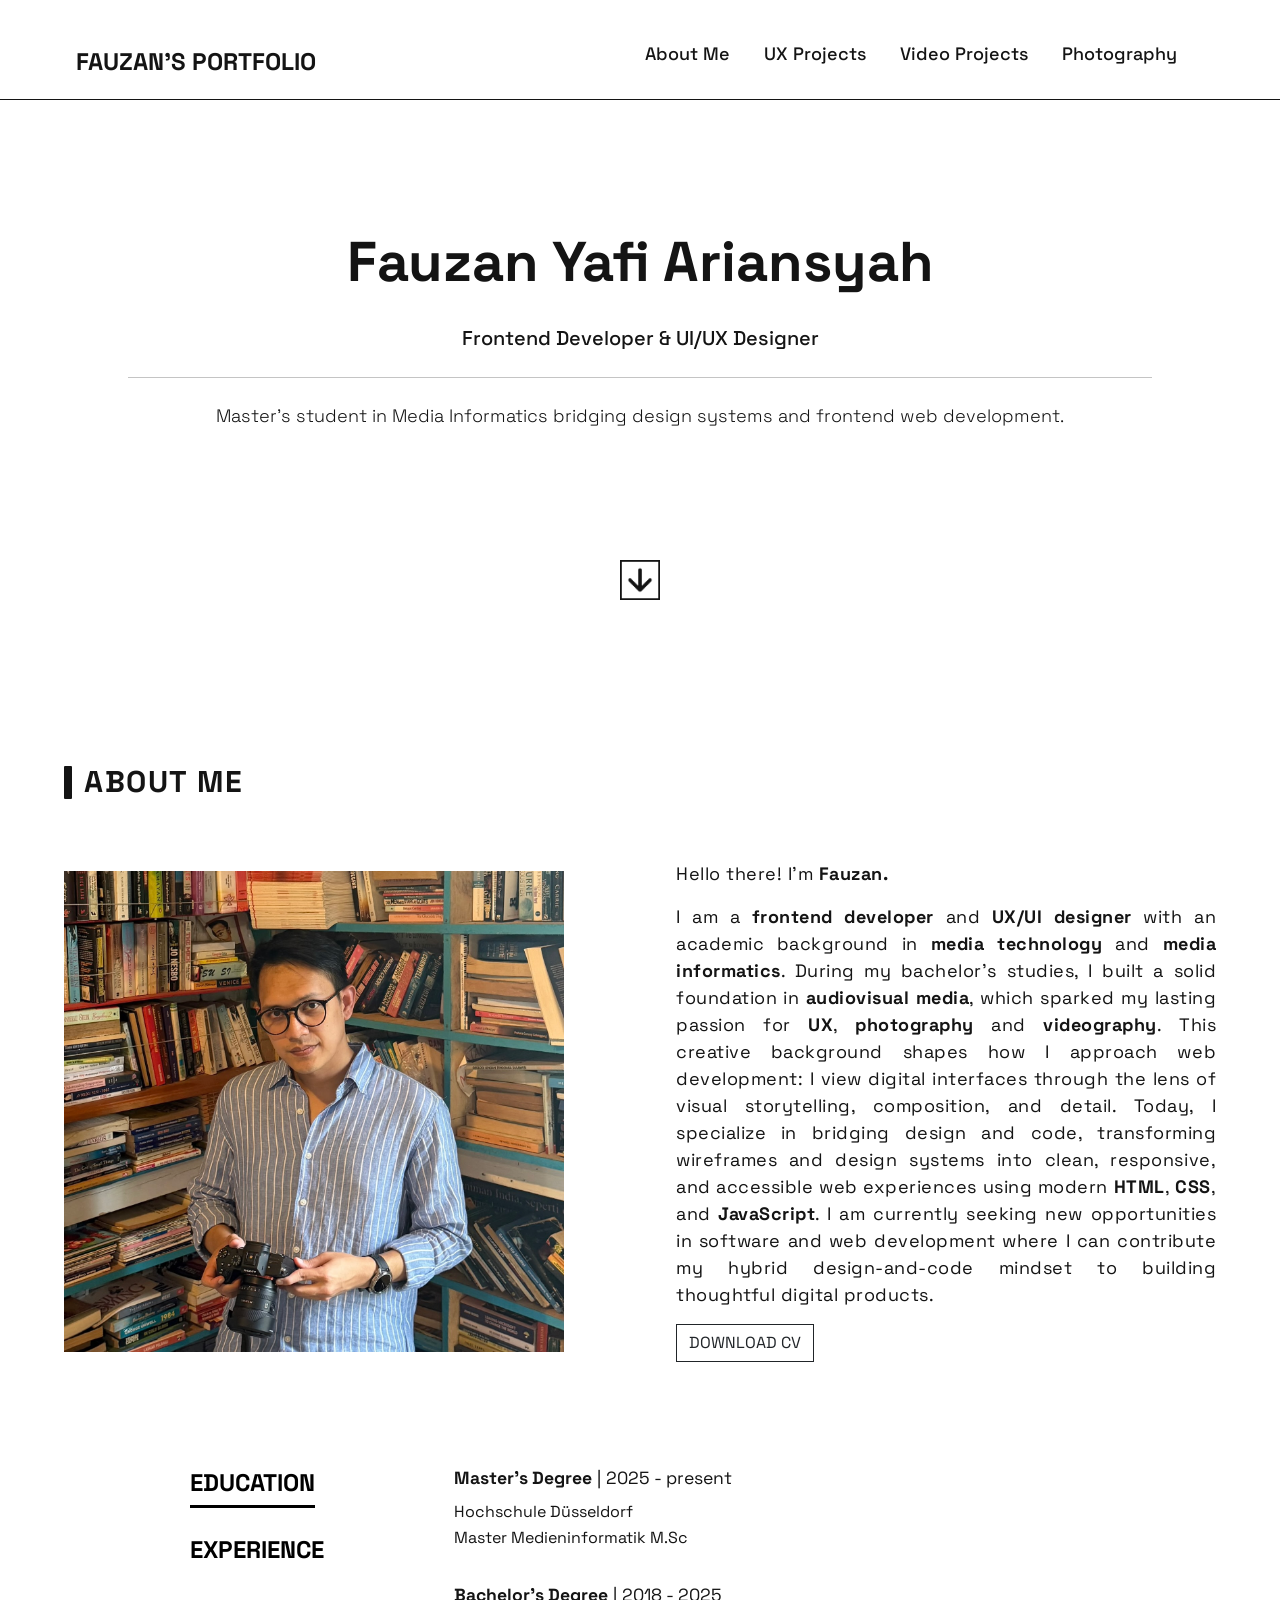
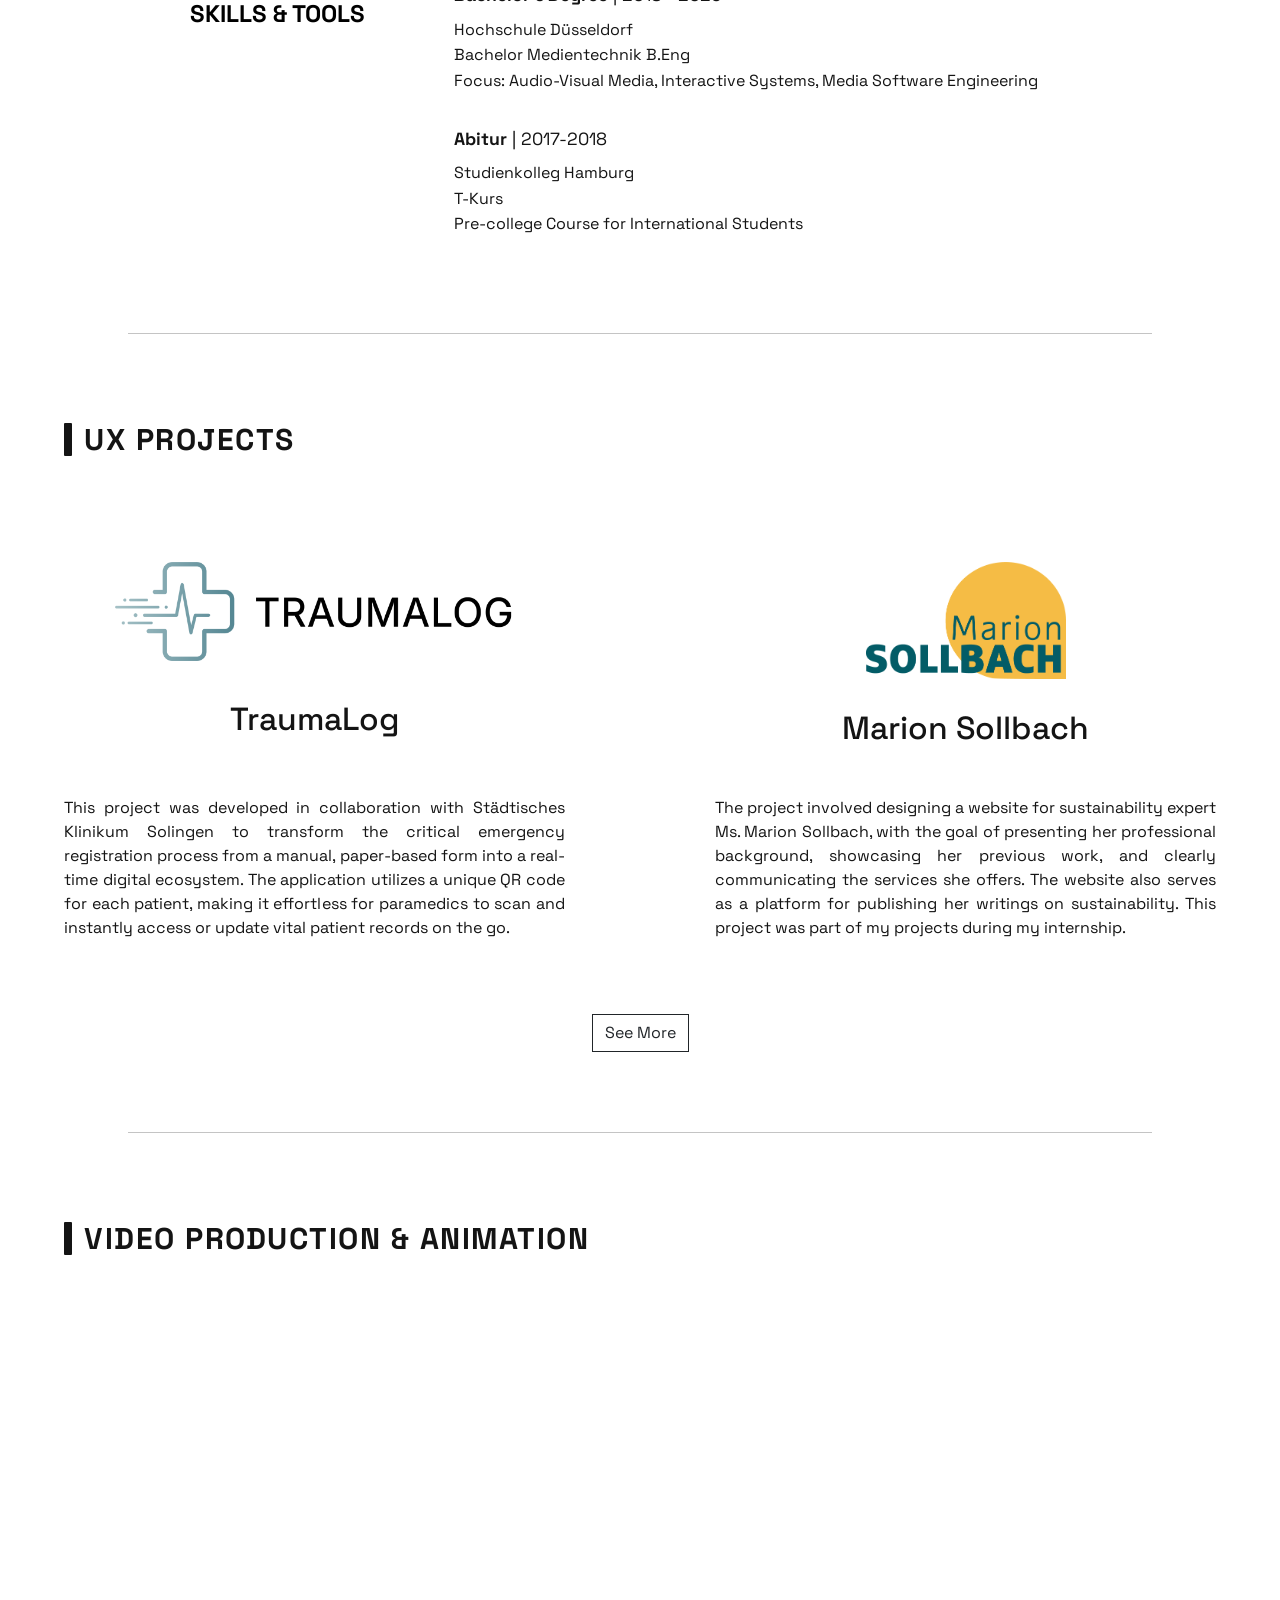
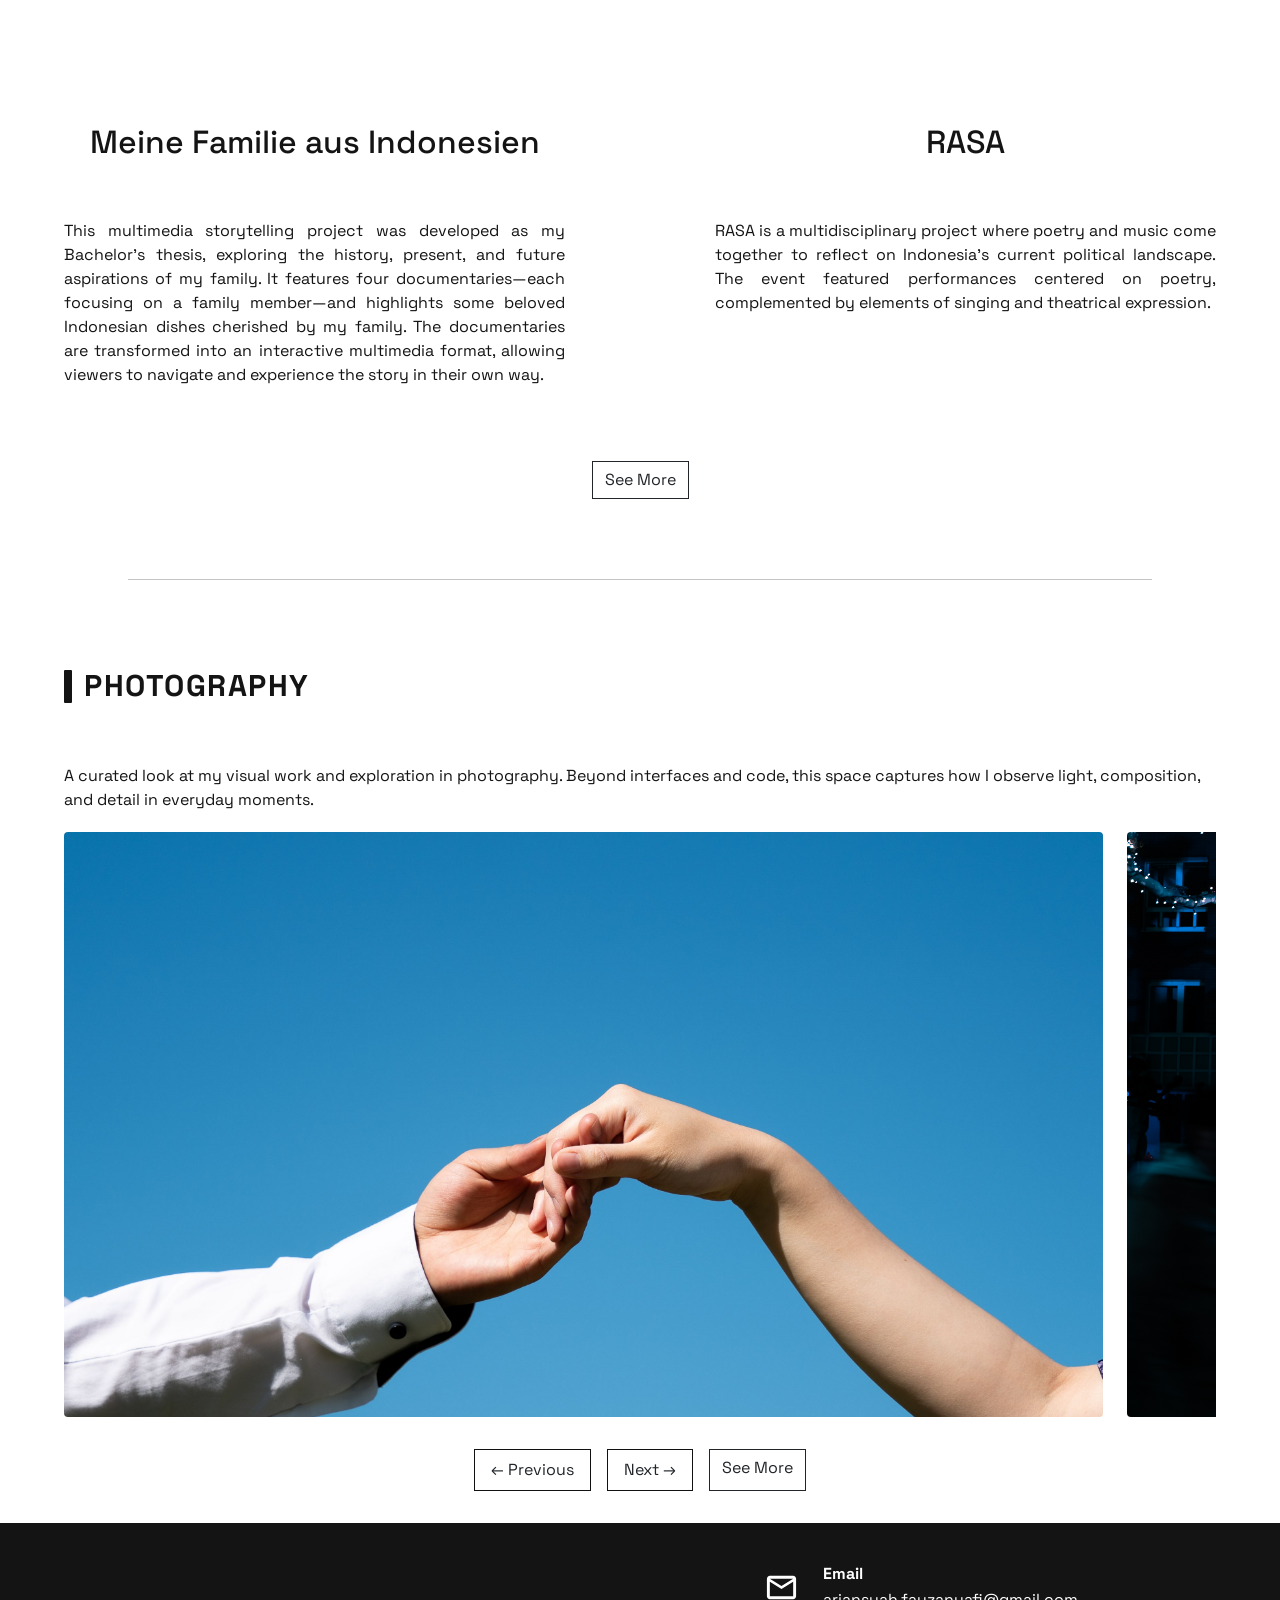
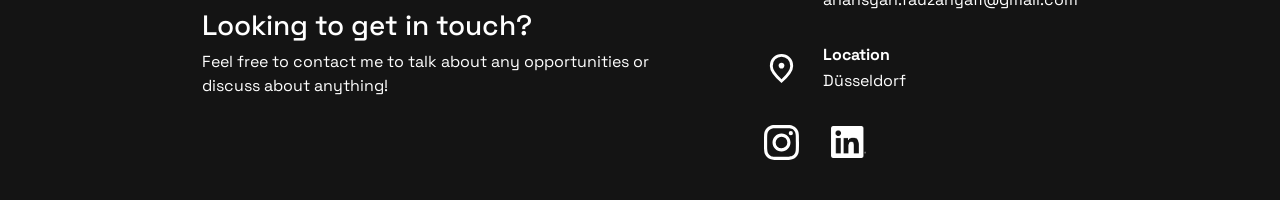
<file: index.html>
<!DOCTYPE html>
    <html lang="en">
        <head>
            <!-- Character encoding and responsive viewport setup -->
            <meta charset="UTF-8">
            <meta name="viewport" content="width=device-width, initial-scale=1.0">
            <title>Fauzan Yafi Ariansyah | Portfolio</title>
            <!-- Link to your external stylesheet -->
            <link href="https://cdn.jsdelivr.net/npm/bootstrap@5.3.2/dist/css/bootstrap.min.css" rel="stylesheet">
            <link href="https://cdn.jsdelivr.net/npm/bootstrap@5.3.8/dist/css/bootstrap.min.css" rel="stylesheet" integrity="sha384-sRIl4kxILFvY47J16cr9ZwB07vP4J8+LH7qKQnuqkuIAvNWLzeN8tE5YBujZqJLB" crossorigin="anonymous">
            <link rel="stylesheet" href="https://fonts.googleapis.com/css2?family=Material+Symbols+Outlined:opsz,wght,FILL,GRAD@20..48,100..700,0..1,-50..200&icon_names=mail" />            <link rel="stylesheet" href="https://fonts.googleapis.com/css2?family=Material+Symbols+Outlined:opsz,wght,FILL,GRAD@20..48,100..700,0..1,-50..200&icon_names=location_on" />
            <link rel="stylesheet" href="css/style.css">
            <style>
                @import url('https://fonts.googleapis.com/css2?family=Space+Grotesk:wght@300..700&display=swap');
            </style>
        </head>
        <body>
            <div class="header" id="header">
                <div class="container">
                    <nav>
                        <div class="logo">
                            <a href="index.html">FAUZAN'S PORTFOLIO</a>
                        </div>
                        <button class="hamburger" id="hamburger-btn" aria-label="Toggle Menu">
                            <span></span>
                            <span></span>
                            <span></span>
                        </button>
                        <ul class="menu" id="nav-menu">
                            <li>
                                <a href="#about-anchor-home" class="menu-button">About Me</a>
                            </li>
                            <li>
                                <a href="uxprojects.html" class="menu-button">UX Projects</a>
                            </li>
                            <li>
                                <a href="videoprojects.html" class="menu-button">Video Projects</a>
                            </li>
                            <li>
                                <a href="photography.html" class="menu-button">Photography</a>
                            </li>
                        </ul>
                    </nav>
                </div>
            </div>

            <!-- home section starts here -->
             <section class="header-text" id="header-text">
                <h1>Fauzan Yafi Ariansyah</h1>
                <p class="desc-1">Frontend Developer & UI/UX Designer</p>
                <hr class="separator">
                <p class="desc-2">Master’s student in Media Informatics bridging design systems
                    and frontend web development.</p>
                <a href="#about-anchor-home">
                    <img src="images/arrow_down.png" class="arrow-down">
                </a>
             </section>

             <!-- about section on home starts here -->
            <div class="about-anchor-home" id="about-anchor-home"></div>
            <section class="about-home" id="about-home">
                <h2 class="section-title">ABOUT ME</h2>
                <div class="img-text-about-home">
                    <div class="column-left">
                        <img src="images/profile.jpeg" alt="profile-picture">
                    </div>
                    <div class="column-right">
                        <p>Hello there! I’m <b>Fauzan.</b></p>
                        <p>I am a <b>frontend developer</b> and <b>UX/UI designer</b> with an academic background in <b>media technology</b> and <b>media informatics</b>. During my bachelor’s studies, I built a solid foundation in <b>audiovisual media</b>, 
                            which sparked my lasting passion for <b>UX</b>, <b>photography</b> and <b>videography</b>. This creative background shapes how I approach web development: 
                            I view digital interfaces through the lens of visual storytelling, composition, and detail. 
                            Today, I specialize in bridging design and code, transforming wireframes and design systems into clean, 
                            responsive, and accessible web experiences using modern <b>HTML</b>, <b>CSS</b>, and <b>JavaScript</b>. I am currently seeking new opportunities in software and web development 
                            where I can contribute my hybrid design-and-code mindset to building thoughtful digital products.
                        </p>
                        <a href="about.html" class="btn btn-outline-dark rounded-0">
                        DOWNLOAD CV
                        </a>
                    </div>
                </div>
                <div class="resume-section">
                    <!-- left nav section -->
                    <div class="resume-nav">
                        <button class="tab-btn active" onclick="openTab(event, 'education')">EDUCATION</button>
                        <button class="tab-btn" onclick="openTab(event, 'experience')">EXPERIENCE</button>
                        <button class="tab-btn" onclick="openTab(event, 'skills')">SKILLS & TOOLS</button>
                    </div> 
                    <!-- right side content section -->
                    <div class="resume-content">
                        <!-- education -->
                        <div id="education" class="tab-content active">
                            <div class="resume-item">
                                <p class="resume-title"><strong>Master's Degree</strong> | 2025 - present</p>
                                <p class="resume-details">Hochschule Düsseldorf<br>Master Medieninformatik M.Sc</p>                               
                            </div>
                            <div class="resume-item">
                                <p class="resume-title"><strong>Bachelor's Degree</strong> | 2018 - 2025</p>
                                <p class="resume-details">Hochschule Düsseldorf<br>Bachelor Medientechnik B.Eng<br>
                                Focus: Audio-Visual Media, Interactive Systems, Media Software Engineering</p>                               
                            </div>
                            <div class="resume-item">
                                <p class="resume-title"><strong>Abitur</strong> | 2017-2018</p>
                                <p class="resume-details">Studienkolleg Hamburg<br>T-Kurs<br>
                                    Pre-college Course for International Students</p>                               
                            </div>
                        </div>
                        <!-- experience -->
                        <div id="experience" class="tab-content">
                            <div class="resume-item">
                                <p><strong>Professional Experience</strong></p>
                                <p class="resume-title"><strong>THE NEW ATLANTIC</strong> | Oct 2022 – Aug 2023</p>
                                <p class="resume-details">UI/UX Designer & Video Editor — Intern & Working Student</p> 
                                <ul>
                                    <li>Designed wireframes, user flows, and interactive prototypes in Figma for web-based products.</li>
                                    <li>Supported the development and optimization of website content to improve clarity, consistency, and usability.</li>                                    
                                    <li>Translated functional requirements into intuitive and user-centered interface layouts.</li>
                                    <li>Produced and edited promotional and explainer videos aligned with client brand guidelines.</li>
                                    <li>Created visual assets supporting consistent digital brand identities.</li>
                                </ul>                              
                            </div>
                            <div class="resume-item">
                                <p class="resume-title"><strong>AMBU AMBU (Remote)</strong> | Aug 2021 – Feb 2022</p>
                                <p class="resume-details">Art Director & Video Editor</p> 
                                <ul>
                                    <li>Developed visual concepts and content strategies for social media growth.</li>
                                    <li>Designed and edited branded video content across multiple digital platforms.</li>
                                    <li>Supported brand positioning through consistent visual direction and storytelling.</li>
                                </ul>                              
                            </div>
                            <div class="resume-item">
                                <p><strong>Additional Experience</strong></p>
                                <p class="resume-title"><strong>UNIQLO</strong> | 2025 - 2026</p>
                                <p class="resume-details">Part-time Shop Assistant</p> 
                                <ul>
                                    <li>Deliver customer-centric service with a focus on product knowledge and solution-based selling.</li>
                                    <li>Analyze customer behavior and feedback to support improvements in the in-store experience.</li>
                                </ul>                              
                            </div>
                            <div class="resume-item">
                                <p class="resume-title"><strong>MARCHÉ MÖVENPICK</strong> | Jun 2025 – Sep 2025</p>
                                <p class="resume-details">Part-time Warehouse & Operations Assistant</p> 
                                <ul>
                                    <li>Managed structured order processing and logistics workflows in a high-pressure environment.</li>
                                    <li>Ensured accuracy and efficiency in inventory handling.</li>
                                </ul>                              
                            </div>
                            <div class="resume-item">
                                <p class="resume-title"><strong>YOMARO Frozen Yoghurt</strong> | Mar 2024 – Aug 2024</p>
                                <p class="resume-details">Operations & Customer Service Assistant</p> 
                                <ul>
                                    <li>Managed food preparation and customer service.</li>
                                    <li>Maintained workflow efficiency during peak operating hours.</li>
                                </ul>                              
                            </div>
                            <div class="resume-item">
                                <p class="resume-title"><strong>LYONDELLBASELL — Wesseling</strong> | Aug 2019 – Oct 2019</p>
                                <p class="resume-details">Gas Testing Assistant</p> 
                                <ul>
                                    <li>Conducted safety measurements and maintained data documentation in an industrial environment.</li>
                                    <li>Followed strict process and quality standards.</li>
                                </ul>                              
                            </div>
                            <div class="resume-item">
                                <p class="resume-title"><strong>H&M – Hamburg</strong> | Aug 2019 – Oct 2019</p>
                                <p class="resume-details">Part-time Warehouse Assistant</p> 
                                <ul>
                                    <li>Processed online orders and store deliveries with a focus on speed and accuracy.</li>
                                </ul>                              
                            </div>
                        </div>
                        <!-- skills and tools -->
                        <div id="skills" class="tab-content">
                            <div class="resume-item">
                                <p class="resume-title"><strong>UI/UX</strong></p>
                                <p class="resume-details"></p> 
                                <ul>
                                    <li>UX Design | </li>
                                    <li>UX Research | </li>
                                    <li>Wireframing | </li>
                                    <li>Prototyping | </li>
                                    <li>Usability Testing | </li>
                                    <li>Design Systems | </li>
                                    <li>Accessibility | </li>
                                    <li>User-centered Design</li>
                                </ul>                              
                            </div>
                            <div class="resume-item">
                                <p class="resume-title"><strong>Frontend & Web</strong></p>
                                <p class="resume-details"></p> 
                                <ul>
                                    <li>HTML | </li>
                                    <li>CSS | </li>
                                    <li>JavaScript</li>
                                </ul>                              
                            </div>
                            <div class="resume-item">
                                <p class="resume-title"><strong>Workflow & Tools</strong></p>
                                <p class="resume-details"></p> 
                                <ul>
                                    <li>Figma | </li>
                                    <li>Git & Github | </li>
                                    <li>VS Code | </li>
                                    <li>Notion | </li>
                                    <li>Miro | </li>
                                    <li>Microsoft Teams | </li>
                                    <li>Slack</li>
                                </ul>                              
                            </div>
                        </div>
                    </div>
                </div>
             </section>
             <hr class="separator">

             <!-- ux section on home starts here -->

            <section class="ux-home" id="ux-home">
                <h2 class="section-title">UX PROJECTS</h2>
                <div class="projectcontainer ux">
                    <div class="uxproject1-home">
                        <img src="images/traumalog_logo.png" class="traumalog-logo" alt="traumalog_logo">
                        <h2>TraumaLog</h2>
                        <p>This project was developed in collaboration with Städtisches Klinikum Solingen to transform 
                            the critical emergency registration process from a manual, 
                            paper-based form into a real-time digital ecosystem. The application utilizes a unique 
                            QR code for each patient, making it effortless for paramedics to scan and instantly access 
                            or update vital patient records on the go.</p>
                    </div>
                    <div class="uxproject2-home">
                        <img src="images/marionsollbach_logo.png" class="marionsollbach-logo" alt="marionsollbach_logo">
                        <h2>Marion Sollbach</h2>
                        <p>The project involved designing a website for sustainability expert Ms. Marion Sollbach, 
                            with the goal of presenting her professional background, showcasing her previous work, 
                            and clearly communicating the services she offers. The website also serves as a platform 
                            for publishing her writings on sustainability. This project was part of my projects during 
                            my internship.</p>
                    </div>
                </div>
                 <a href="uxprojects.html" class="btn btn-outline-dark rounded-0">
                        See More
                </a>
            </section>
            <hr class="separator">


             <!-- video section on home starts here -->

            <section class="videoprod-home" id="videoprod-home">
                <h2 class="section-title">VIDEO PRODUCTION & ANIMATION</h2>
                <div class="projectcontainer videoprod">
                    <div class="videoproject1-home">
                        <iframe width="420" height="315"
                            src="https://www.youtube.com/embed/InfKuOlyPtk">
                        </iframe>
                        <h2>Meine Familie aus Indonesien</h2>
                        <p>This multimedia storytelling project was developed as my Bachelor's thesis, 
                            exploring the history, present, and future aspirations of my family. It features
                            four documentaries—each focusing on a family member—and highlights some beloved 
                            Indonesian dishes cherished by my family. The documentaries are transformed into 
                            an interactive multimedia format, allowing viewers to navigate and experience the 
                            story in their own way.
                        </p>
                    </div>
                    <div class="videoproject2-home">
                        <iframe width="420" height="315" 
                            src="https://www.youtube.com/embed/gvZQc1Z5ZYQ">
                        </iframe>
                        <h2>RASA</h2>
                        <p>RASA is a multidisciplinary project where poetry and music come
                            together to reflect on Indonesia’s current political landscape.
                            The event featured performances centered on poetry, complemented
                            by elements of singing and theatrical expression.</p>
                    </div>
                </div>
                 <a href="videoprojects.html" class="btn btn-outline-dark rounded-0">
                        See More
                </a>
            </section>
            <hr class="separator">

            <!-- photography section on home starts here -->

            <section class="photo-home">
                <h2 class="section-title">PHOTOGRAPHY</h2>
                <p>
                    A curated look at my visual work and exploration in photography. Beyond interfaces and code, 
                    this space captures how I observe light, composition, and detail in everyday moments.                
                </p>
                <div class="carousel-container">
                    <div class="carousel-track" id="photoTrack">
                        <!-- Replace src with your actual image paths -->
                        <img src="images/couplephoto5.jpg" class="carousel-slide" alt="">
                        <img src="images/streetphoto1.jpg" class="carousel-slide" alt="">
                        <img src="images/streetphoto12.jpg" class="carousel-slide" alt="">
                        <img src="images/eventphoto_1.jpg" class="carousel-slide" alt="">
                        <img src="images/couplephoto2.jpg" class="carousel-slide" alt="">
                    </div>

                    <div class="carousel-controls">
                        <button class="nav-btn btn btn-outline-dark rounded-0" id="prevBtn">← Previous</button>
                        <button class="nav-btn btn btn-outline-dark rounded-0" id="nextBtn">Next →</button>
                        <a href="photography.html" class="btn btn-outline-dark rounded-0">
                        See More
                        </a>
                    </div>
                </div>
            </section>

            <!-- footer starts here -->
             <section class="footer">
                <div class="get-in-touch">
                    <h3>Looking to get in touch?</h3>
                    <p>Feel free to contact me to talk about any opportunities or discuss about anything!</p>
                </div>
                <div class="information">
                    <div class="email">
                        <img src="images/email.svg" role="img" alt="email vector" /> 
                        <div class="email-text">
                            <p>Email</p>
                            <p>ariansyah.fauzanyafi@gmail.com</p>
                        </div>
                    </div>
                    <div class="location">
                        <img src="images/location.svg" role="img" alt="location vector" />
                        <div class="location-text">
                            <p>Location</p>
                            <p>Düsseldorf</p>
                        </div>  
                    </div>
                    <div class="social-media">
                        <a href="https://www.instagram.com/fauzan_ariansyah/" target="_blank">
                            <img src="images/instagram.svg" alt="Instagram logo">                      
                        </a>
                        <a href="https://www.linkedin.com/in/fauzanariansyah" target="_blank">
                            <img src="images/linkedin.png" alt="LinkedIn logo">
                        </a>
                    </div>
                </div>
             </section>
             <script src="index.js" charset="UTF-8"></script>

        </body>
    </html>
</file>
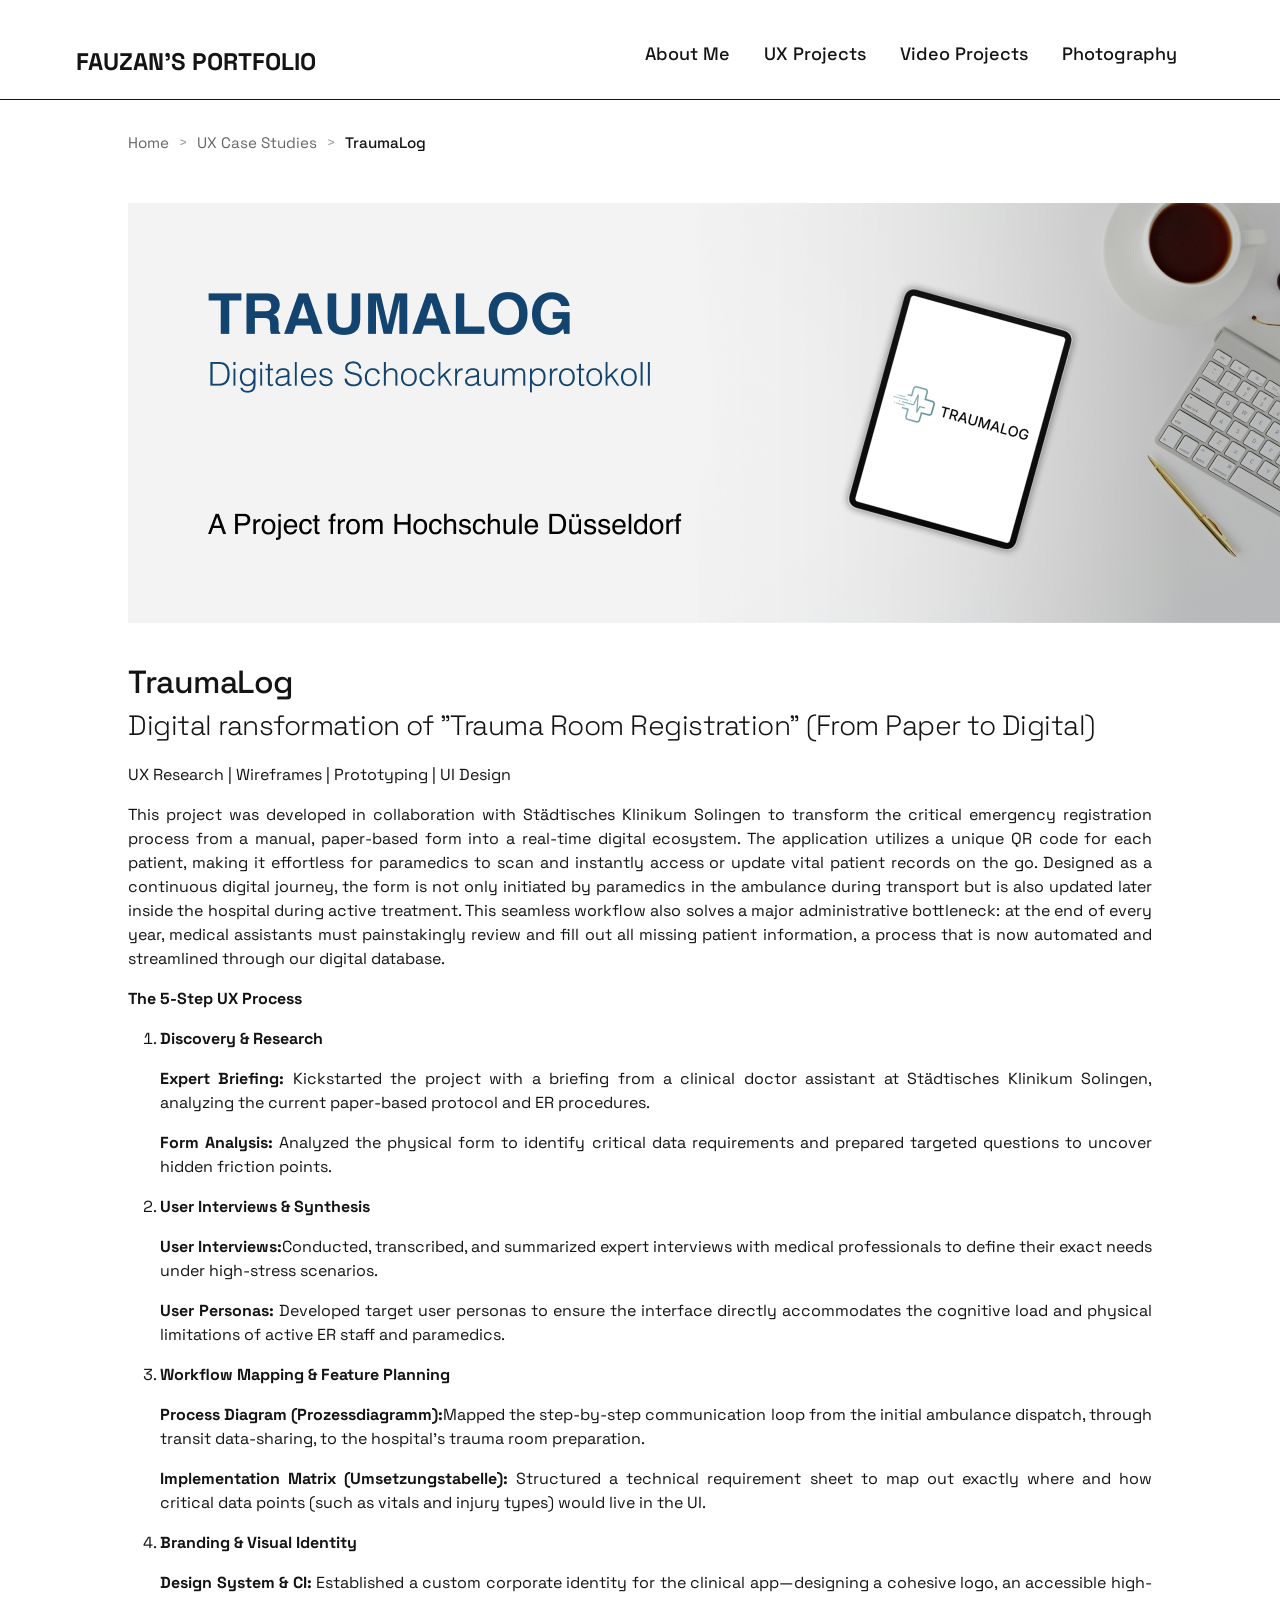
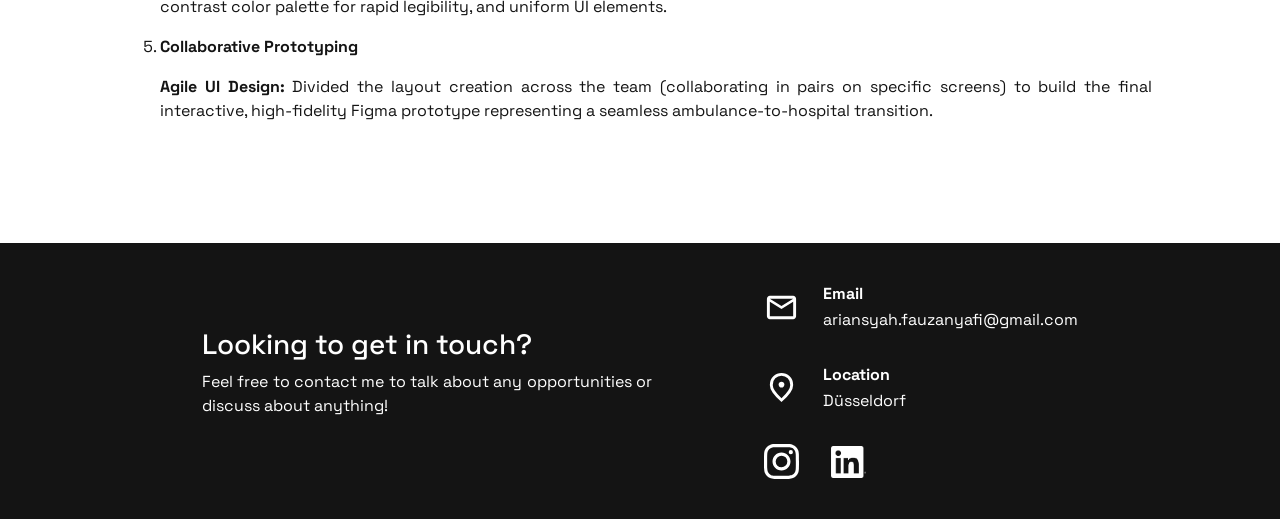
<file: traumalog.html>
<!DOCTYPE html>
    <html lang="en">
        <head>
            <!-- Character encoding and responsive viewport setup -->
            <meta charset="UTF-8">
            <meta name="viewport" content="width=device-width, initial-scale=1.0">
            <title>Fauzan Yafi Ariansyah | Portfolio</title>
            <!-- Link to your external stylesheet -->
            <link href="https://cdn.jsdelivr.net/npm/bootstrap@5.3.2/dist/css/bootstrap.min.css" rel="stylesheet">
            <link href="https://cdn.jsdelivr.net/npm/bootstrap@5.3.8/dist/css/bootstrap.min.css" rel="stylesheet" integrity="sha384-sRIl4kxILFvY47J16cr9ZwB07vP4J8+LH7qKQnuqkuIAvNWLzeN8tE5YBujZqJLB" crossorigin="anonymous">
            <link rel="stylesheet" href="https://fonts.googleapis.com/css2?family=Material+Symbols+Outlined:opsz,wght,FILL,GRAD@20..48,100..700,0..1,-50..200&icon_names=mail" />            <link rel="stylesheet" href="https://fonts.googleapis.com/css2?family=Material+Symbols+Outlined:opsz,wght,FILL,GRAD@20..48,100..700,0..1,-50..200&icon_names=location_on" />
            <link rel="stylesheet" href="css/style.css">
            <link rel="stylesheet" href="css/ux-content.css">
            <style>
                @import url('https://fonts.googleapis.com/css2?family=Space+Grotesk:wght@300..700&display=swap');
            </style>

        </head>
        <body>
            <div class="header" id="header">
                <div class="container">
                    <nav>
                        <div class="logo">
                            <a href="index.html">FAUZAN'S PORTFOLIO</a>
                        </div>
                        <button class="hamburger" id="hamburger-btn" aria-label="Toggle Menu">
                            <span></span>
                            <span></span>
                            <span></span>
                        </button>
                        <ul class="menu" id="nav-menu">
                            <li>
                                <a href="index.html#about-anchor-home" class="menu-button">About Me</a>
                            </li>
                            <li>
                                <a href="uxprojects.html" class="menu-button">UX Projects</a>
                            </li>
                            <li>
                                <a href="videoprojects.html" class="menu-button">Video Projects</a>
                            </li>
                            <li>
                                <a href="photography.html" class="menu-button">Photography</a>
                            </li>
                        </ul>
                    </nav>
                </div>
            </div>

            <nav aria-label="breadcrumb" class="breadcrumb-container">
                <ol class="breadcrumb-list">
                    <li class="breadcrumb-item"><a href="index.html">Home</a></li>
                    <li class="breadcrumb-item breadcrumb-divider">&gt;</li>
                    <li class="breadcrumb-item"><a href="uxprojects.html">UX Case Studies</a></li>
                    <li class="breadcrumb-item breadcrumb-divider">&gt;</li>
                    <li class="breadcrumb-item active" aria-current="page">TraumaLog</li>
                </ol>
            </nav>

            <!-- content start here -->
            <section class="ux-project-content">
                <div class="content-cover">
                    <img src="images/traumalog-cover.png" alt="TraumaLog cover">
                </div>
                <div class="content-title">
                    <h2 class="uxproject-title">TraumaLog</h2>
                    <h3>Digital ransformation of "Trauma Room Registration" (From Paper to Digital)</h3>
                </div>
                <div class="uxproject-tags">
                    <p>UX Research | Wireframes | Prototyping | UI Design</p>
                </div>
                <div class="content-text">
                    <p>This project was developed in collaboration with Städtisches Klinikum Solingen to transform the critical emergency 
                    registration process from a manual, paper-based form into a real-time digital ecosystem. The application utilizes a 
                    unique QR code for each patient, making it effortless for paramedics to scan and instantly access or update vital 
                    patient records on the go. Designed as a continuous digital journey, the form is not only initiated by paramedics in 
                    the ambulance during transport but is also updated later inside the hospital during active treatment. This seamless 
                    workflow also solves a major administrative bottleneck: at the end of every year, medical assistants must painstakingly 
                    review and fill out all missing patient information, a process that is now automated and streamlined through our digital database.</p>
                    <div class="5-step-ux">
                        <p><b>The 5-Step UX Process</b></p>
                        <ol>
                            <li>
                                <p><b>Discovery & Research</b></p>
                                <p><b>Expert Briefing:</b> Kickstarted the project with a briefing from a clinical doctor assistant at Städtisches Klinikum 
                                    Solingen, analyzing the current paper-based protocol and ER procedures.</p>
                                <p><b>Form Analysis:</b> Analyzed the physical form to identify critical data requirements and prepared targeted questions 
                                    to uncover hidden friction points.</p>
                            </li>
                            <li>
                                <p><b>User Interviews & Synthesis</b></p>
                                <p><b>User Interviews:</b>Conducted, transcribed, and summarized expert interviews with medical professionals to define 
                                    their exact needs under high-stress scenarios.</p>
                                <p><b>User Personas:</b> Developed target user personas to ensure the interface directly accommodates the cognitive load 
                                    and physical limitations of active ER staff and paramedics.</p>
                            </li>
                            <li>
                                <p><b>Workflow Mapping & Feature Planning</b></p>
                                <p><b>Process Diagram (Prozessdiagramm):</b>Mapped the step-by-step communication loop from the initial ambulance dispatch, 
                                    through transit data-sharing, to the hospital's trauma room preparation.</p>
                                <p><b>Implementation Matrix (Umsetzungstabelle):</b> Structured a technical requirement sheet to map out exactly where and 
                                    how critical data points (such as vitals and injury types) would live in the UI.</p>
                            </li>
                            <li>
                                <p><b>Branding & Visual Identity</b></p>
                                <p><b>Design System & CI:</b> Established a custom corporate identity for the clinical app—designing a cohesive logo, an 
                                    accessible high-contrast color palette for rapid legibility, and uniform UI elements.</p>                    
                            </li>
                            <li>
                                <p><b>Collaborative Prototyping</b></p>
                                <p><b>Agile UI Design:</b> Divided the layout creation across the team (collaborating in pairs on specific screens) to 
                                    build the final interactive, high-fidelity Figma prototype representing a seamless ambulance-to-hospital transition.</p>
                            </li>
                        </ol>
                    </div>
                </div>

            </section>

            <!-- footer starts here -->
             <section class="footer">
                <div class="get-in-touch">
                    <h3>Looking to get in touch?</h3>
                    <p>Feel free to contact me to talk about any opportunities or discuss about anything!</p>
                </div>
                <div class="information">
                    <div class="email">
                        <img src="images/email.svg" role="img" alt="email vector" /> 
                        <div class="email-text">
                            <p>Email</p>
                            <p>ariansyah.fauzanyafi@gmail.com</p>
                        </div>
                    </div>
                    <div class="location">
                        <img src="images/location.svg" role="img" alt="location vector" />
                        <div class="location-text">
                            <p>Location</p>
                            <p>Düsseldorf</p>
                        </div>  
                    </div>
                    <div class="social-media">
                        <a href="https://www.instagram.com/fauzan_ariansyah/" target="_blank">
                            <img src="images/instagram.svg" alt="Instagram logo">                      
                        </a>
                        <a href="https://www.linkedin.com/in/fauzanariansyah" target="_blank">
                            <img src="images/linkedin.png" alt="LinkedIn logo">
                        </a>
                    </div>
                </div>
             </section>
             <script src="index.js" charset="UTF-8"></script>

        </body>
</file>
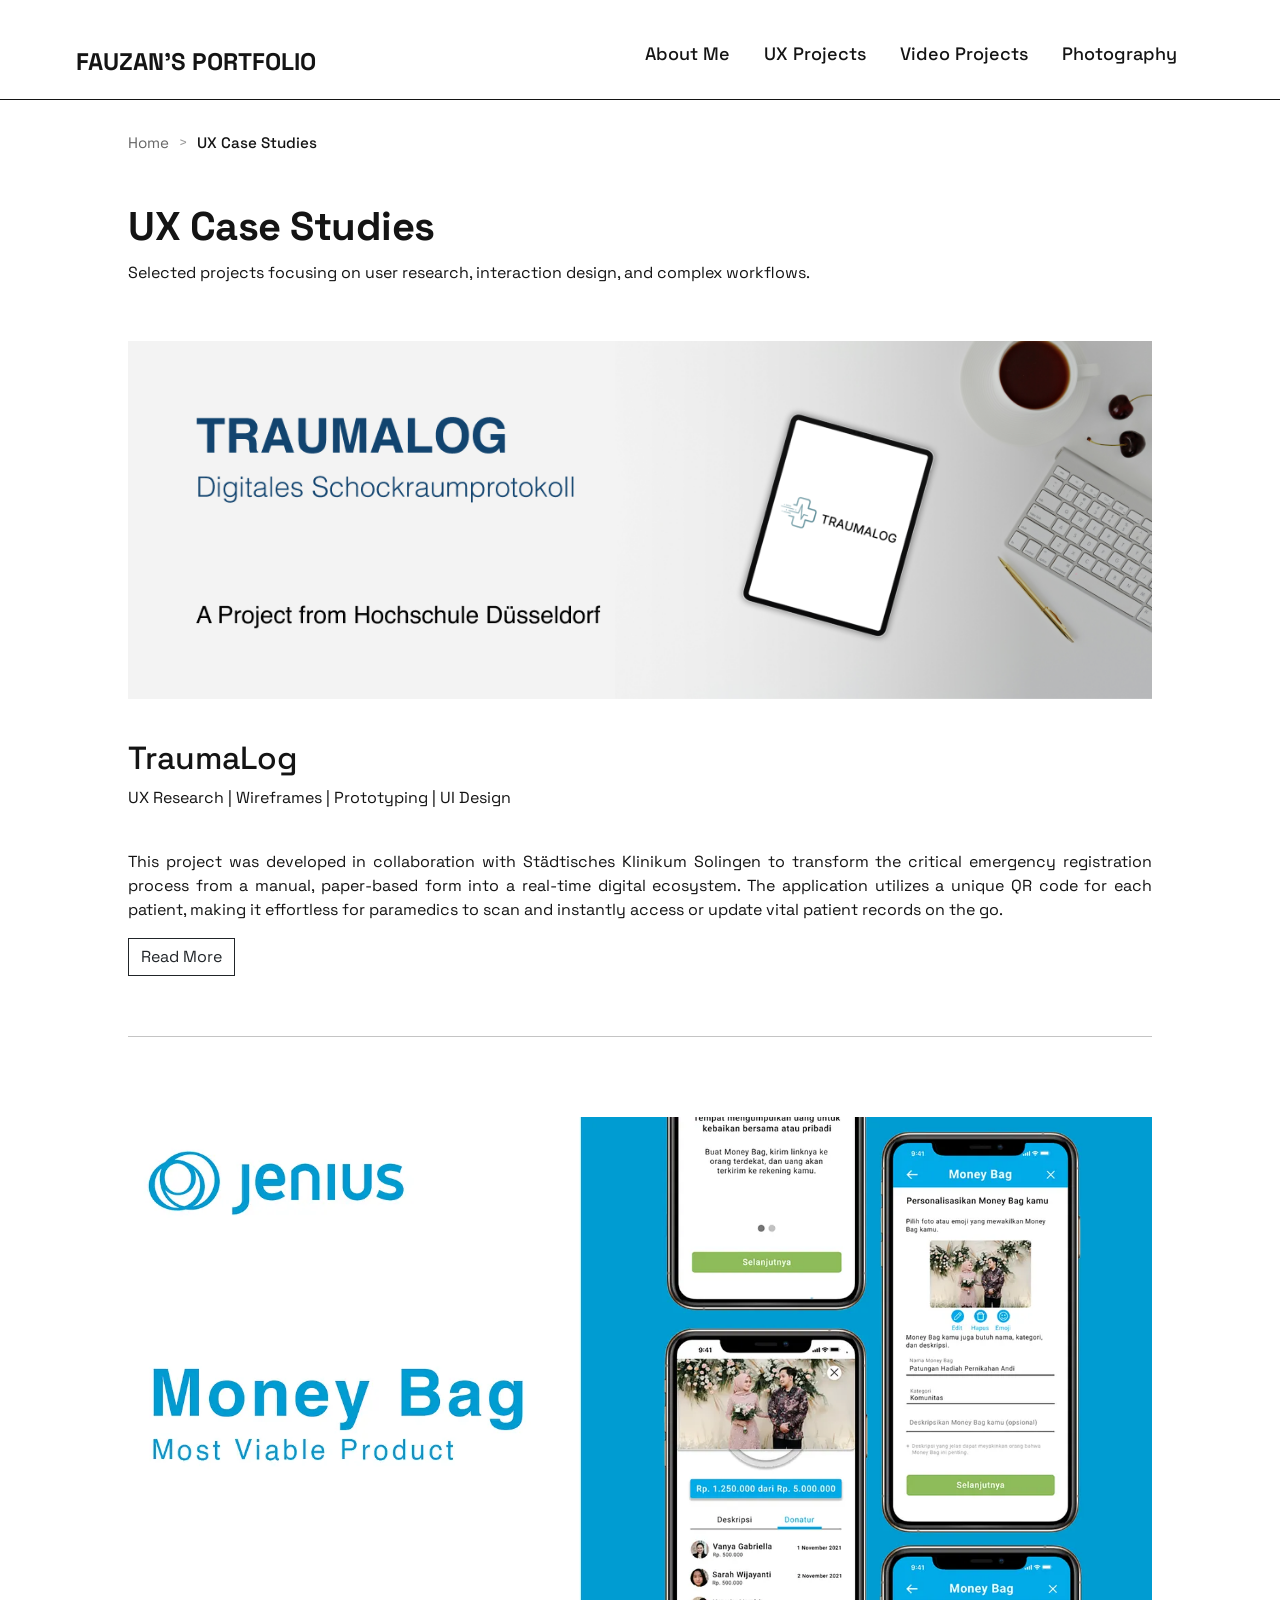
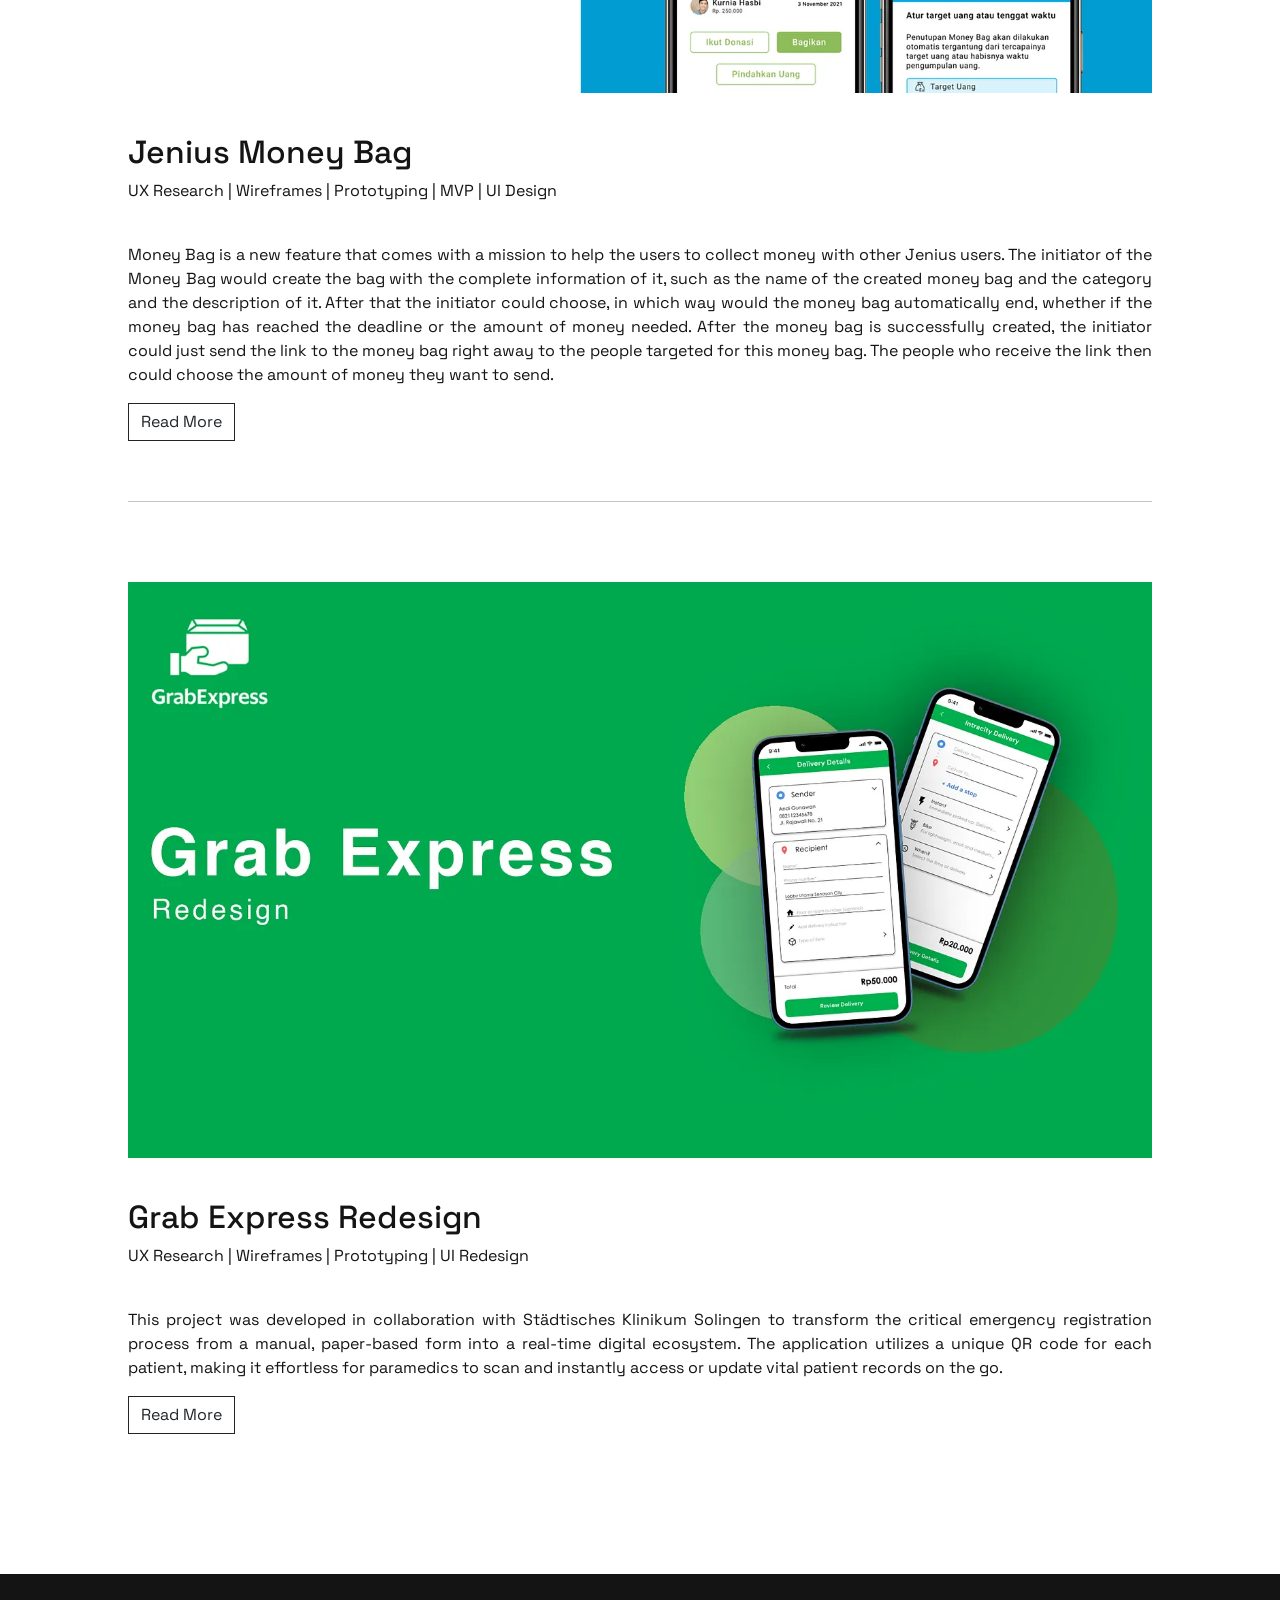
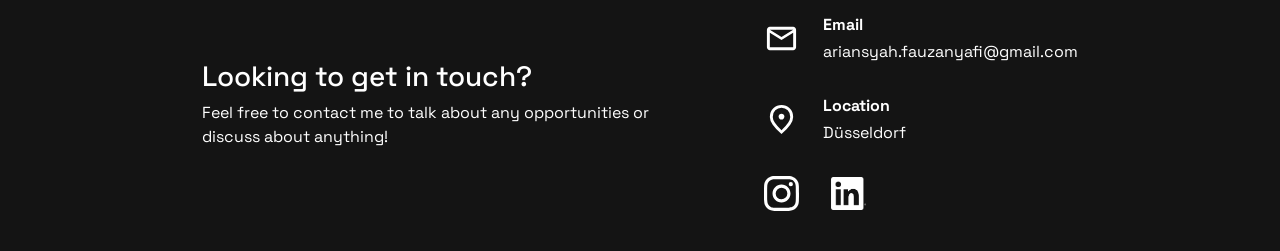
<file: uxprojects.html>
<!DOCTYPE html>
    <html lang="en">
        <head>
            <!-- Character encoding and responsive viewport setup -->
            <meta charset="UTF-8">
            <meta name="viewport" content="width=device-width, initial-scale=1.0">
            <title>Fauzan Yafi Ariansyah | Portfolio</title>
            <!-- Link to your external stylesheet -->
            <link href="https://cdn.jsdelivr.net/npm/bootstrap@5.3.2/dist/css/bootstrap.min.css" rel="stylesheet">
            <link href="https://cdn.jsdelivr.net/npm/bootstrap@5.3.8/dist/css/bootstrap.min.css" rel="stylesheet" integrity="sha384-sRIl4kxILFvY47J16cr9ZwB07vP4J8+LH7qKQnuqkuIAvNWLzeN8tE5YBujZqJLB" crossorigin="anonymous">
            <link rel="stylesheet" href="https://fonts.googleapis.com/css2?family=Material+Symbols+Outlined:opsz,wght,FILL,GRAD@20..48,100..700,0..1,-50..200&icon_names=mail" />            <link rel="stylesheet" href="https://fonts.googleapis.com/css2?family=Material+Symbols+Outlined:opsz,wght,FILL,GRAD@20..48,100..700,0..1,-50..200&icon_names=location_on" />
            <link rel="stylesheet" href="css/style.css">
            <link rel="stylesheet" href="css/ux.css">
            <style>
                @import url('https://fonts.googleapis.com/css2?family=Space+Grotesk:wght@300..700&display=swap');
            </style>

        </head>
        <body>
            <div class="header" id="header">
                <div class="container">
                    <nav>
                        <div class="logo">
                            <a href="index.html">FAUZAN'S PORTFOLIO</a>
                        </div>
                        <button class="hamburger" id="hamburger-btn" aria-label="Toggle Menu">
                            <span></span>
                            <span></span>
                            <span></span>
                        </button>
                        <ul class="menu" id="nav-menu">
                            <li>
                                <a href="index.html#about-anchor-home" class="menu-button">About Me</a>
                            </li>
                            <li>
                                <a href="uxprojects.html" class="menu-button">UX Projects</a>
                            </li>
                            <li>
                                <a href="videoprojects.html" class="menu-button">Video Projects</a>
                            </li>
                            <li>
                                <a href="photography.html" class="menu-button">Photography</a>
                            </li>
                        </ul>
                    </nav>
                </div>
            </div>

            <!-- Breadcrumbs Navigation -->
            <nav aria-label="breadcrumb" class="breadcrumb-container">
                <ol class="breadcrumb-list">
                    <li class="breadcrumb-item"><a href="index.html">Home</a></li>
                    <li class="breadcrumb-item breadcrumb-divider">&gt;</li>
                    <li class="breadcrumb-item active" aria-current="page">UX Case Studies</li>
                </ol>
            </nav>

            <!-- content start here -->
            <section class="ux-section">
                <h1 class="uxpage-title">
                    UX Case Studies
                </h1>
                <p class="uxpage-intro">Selected projects focusing on user research, interaction design, and complex workflows.</p>
                <div class="ux-content">
                    <div class="ux-showcase">
                        <img src="images/traumalog-cover.png" alt="TraumaLog cover">
                        <h2 class="uxproject-title">TraumaLog</h2>
                        <p class="uxproject-info">UX Research | Wireframes | Prototyping | UI Design</p>
                        <p class="uxproject-desc">This project was developed in collaboration with Städtisches Klinikum Solingen 
                            to transform the critical emergency registration process from a manual, paper-based form into a real-time 
                            digital ecosystem. The application utilizes a unique QR code for each patient, making it effortless for 
                            paramedics to scan and instantly access or update vital patient records on the go.</p>
                        <a href="traumalog.html" class="btn btn-outline-dark rounded-0">
                        Read More
                        </a>
                        <hr class="uxpage separator">
                    </div>
                    <div class="ux-showcase">
                        <img src="images/moneybag-cover.webp" alt="Jenius Money Bag cover">
                        <h2 class="uxproject-title">Jenius Money Bag</h2>
                        <p class="uxproject-info">UX Research | Wireframes | Prototyping | MVP | UI Design</p>
                        <p class="uxproject-desc">Money Bag is a new feature that comes with a mission to help the users to collect money 
                            with other Jenius users. The initiator of the Money Bag would create the bag with the complete information of 
                            it, such as the name of the created money bag and the category and the description of it. After that the 
                            initiator could choose, in which way would the money bag automatically end, whether if the money bag has 
                            reached the deadline or the amount of money needed. After the money bag is successfully created, the initiator 
                            could just send the link to the money bag right away to the people targeted for this money bag. The people who 
                            receive the link then could choose the amount of money they want to send.</p>
                        <a href="https://medium.com/@ozanfiansyah/jenius-money-bag-minimum-viable-product-9fb1568b2894" class="btn btn-outline-dark rounded-0"
                        target="_blank">
                        Read More
                        </a>
                        <hr class="uxpage separator">
                    </div>
                    <div class="ux-showcase">
                        <img src="images/grab-cover" alt="TraumaLog cover">
                        <h2 class="uxproject-title">Grab Express Redesign</h2>
                        <p class="uxproject-info">UX Research | Wireframes | Prototyping | UI Redesign</p>
                        <p class="uxproject-desc">This project was developed in collaboration with Städtisches Klinikum Solingen 
                            to transform the critical emergency registration process from a manual, paper-based form into a real-time 
                            digital ecosystem. The application utilizes a unique QR code for each patient, making it effortless for 
                            paramedics to scan and instantly access or update vital patient records on the go.</p>
                        <a href="https://medium.com/@ozanfiansyah/ui-ux-case-study-grab-express-revamp-26c4b9c1e776" class="btn btn-outline-dark rounded-0"
                        target="_blank">
                        Read More
                        </a>
                    </div>
                </div>
            </section>

            <!-- footer starts here -->
             <section class="footer">
                <div class="get-in-touch">
                    <h3>Looking to get in touch?</h3>
                    <p>Feel free to contact me to talk about any opportunities or discuss about anything!</p>
                </div>
                <div class="information">
                    <div class="email">
                        <img src="images/email.svg" role="img" alt="email vector" /> 
                        <div class="email-text">
                            <p>Email</p>
                            <p>ariansyah.fauzanyafi@gmail.com</p>
                        </div>
                    </div>
                    <div class="location">
                        <img src="images/location.svg" role="img" alt="location vector" />
                        <div class="location-text">
                            <p>Location</p>
                            <p>Düsseldorf</p>
                        </div>  
                    </div>
                    <div class="social-media">
                        <a href="https://www.instagram.com/fauzan_ariansyah/" target="_blank">
                            <img src="images/instagram.svg" alt="Instagram logo">                      
                        </a>
                        <a href="https://www.linkedin.com/in/fauzanariansyah" target="_blank">
                            <img src="images/linkedin.png" alt="LinkedIn logo">
                        </a>
                    </div>
                </div>
             </section>
             <script src="index.js" charset="UTF-8"></script>

        </body>
    </html>
</file>
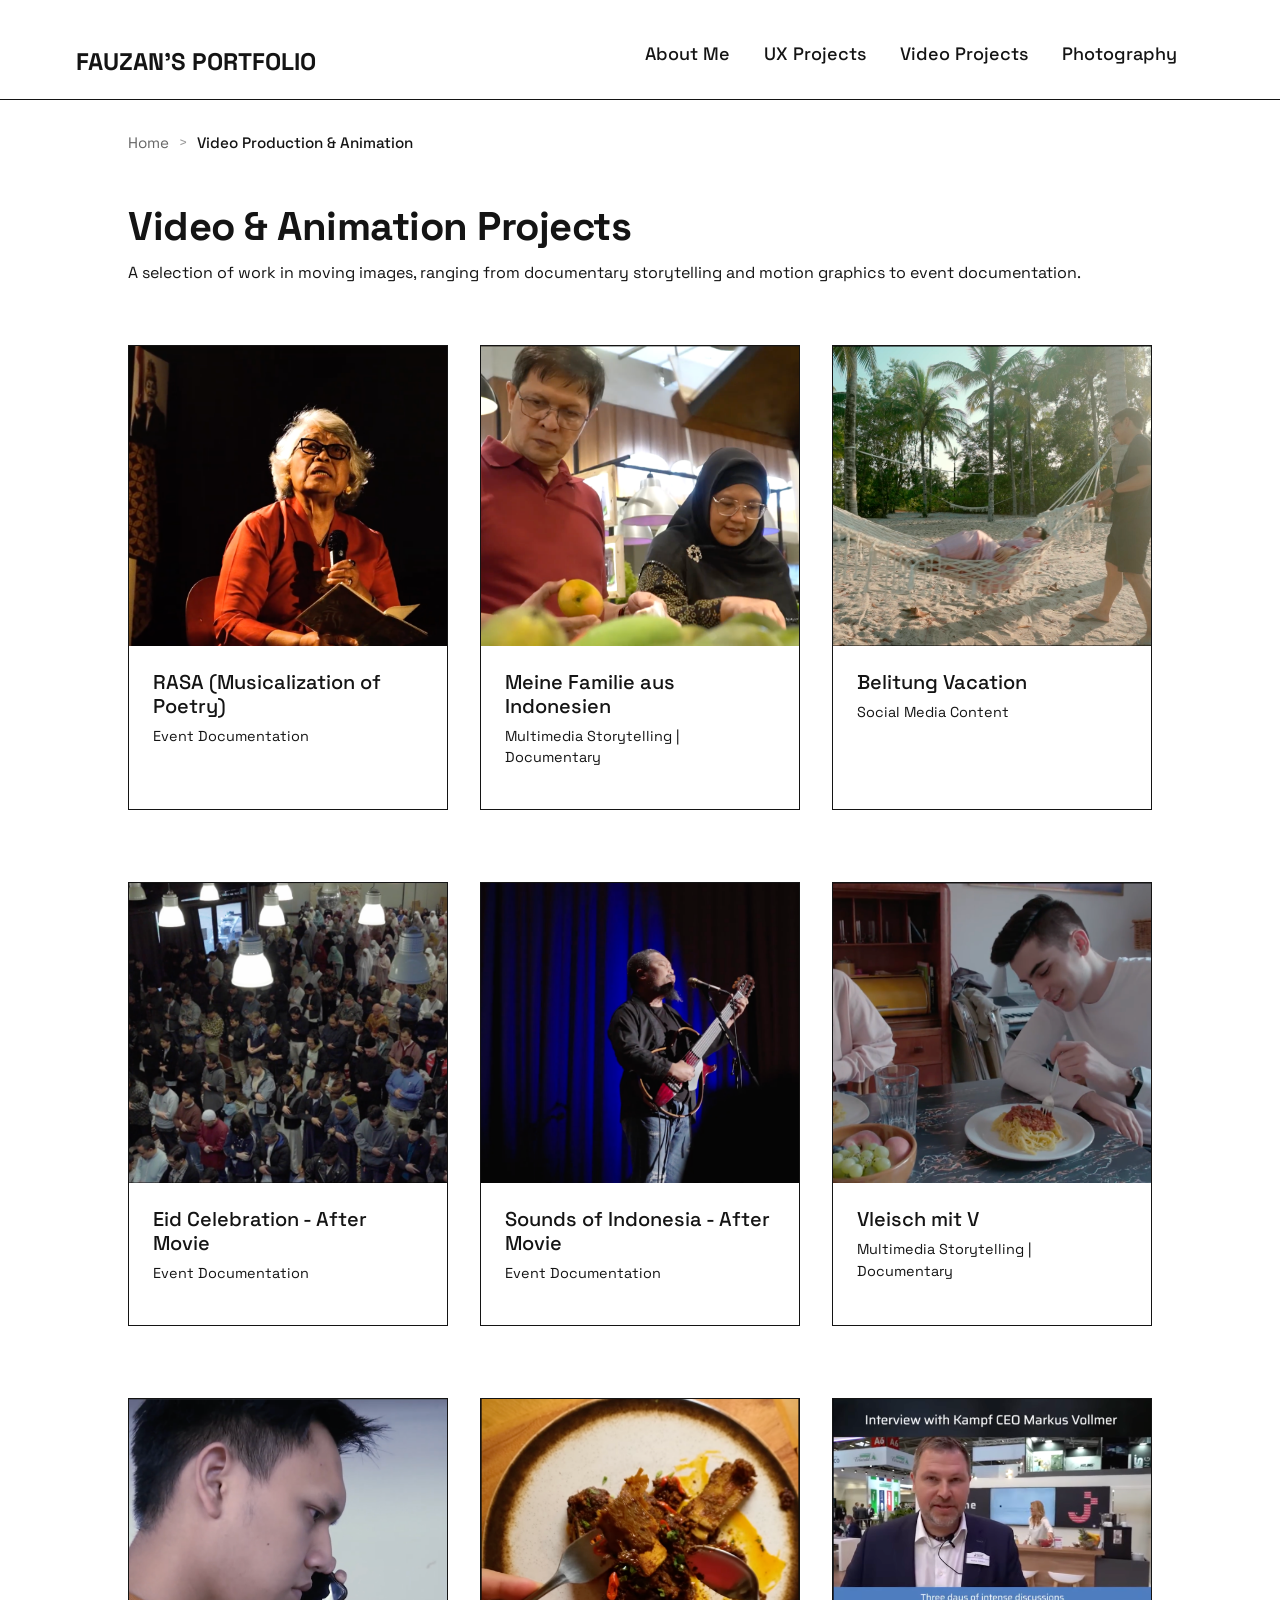
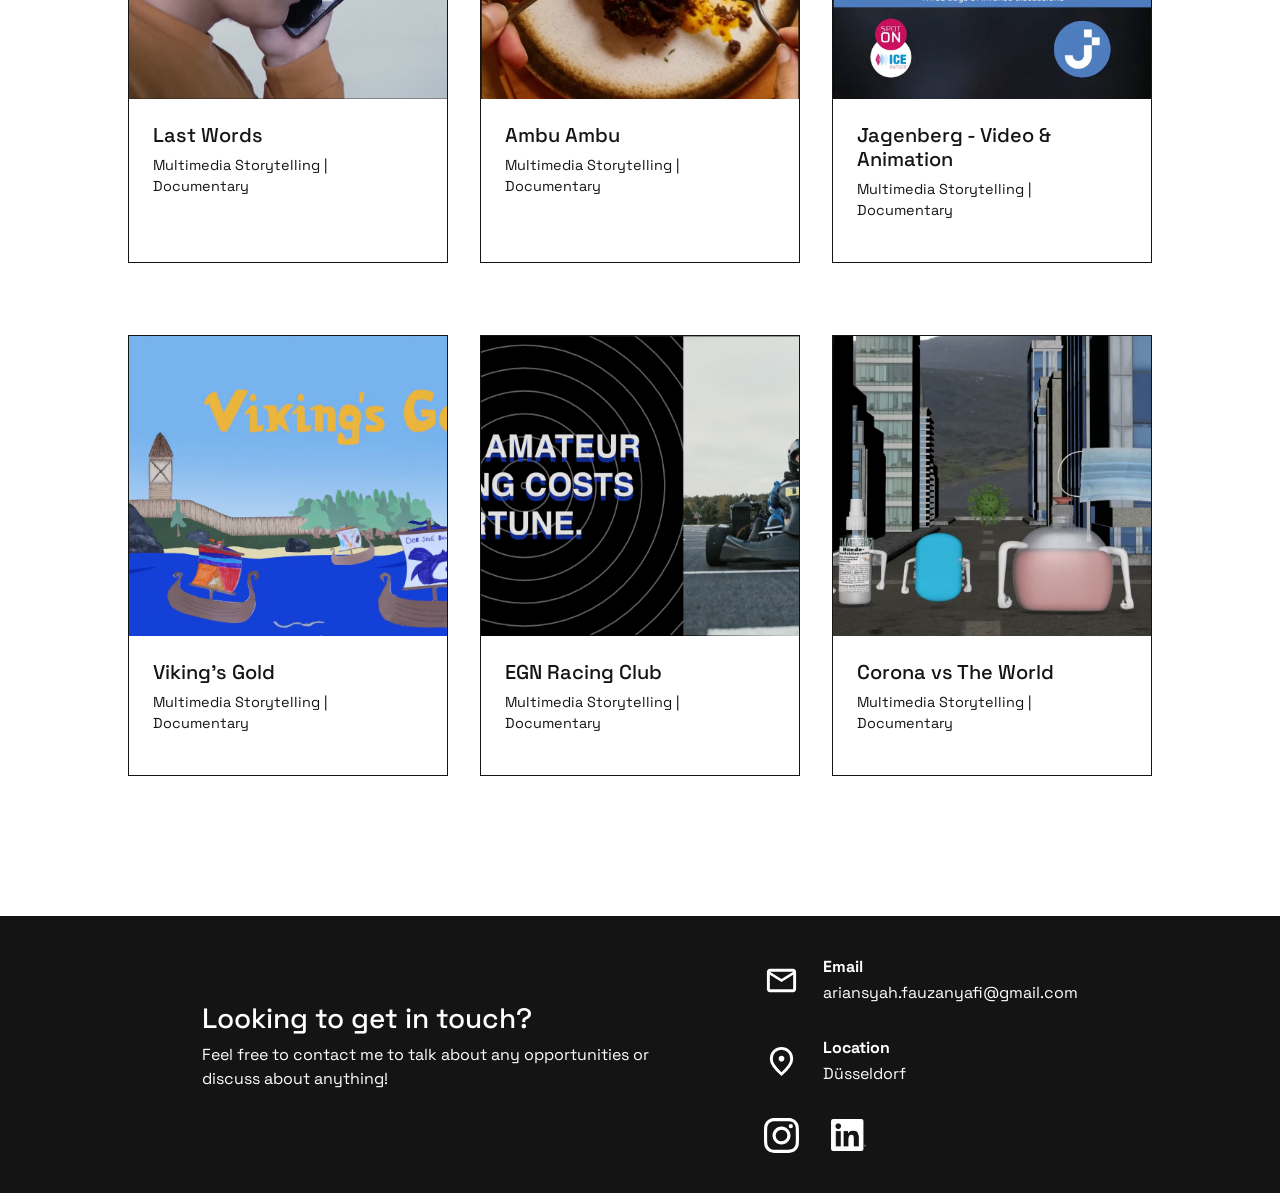
<file: videoprojects.html>
<!DOCTYPE html>
    <html lang="en">
        <head>
            <!-- Character encoding and responsive viewport setup -->
            <meta charset="UTF-8">
            <meta name="viewport" content="width=device-width, initial-scale=1.0">
            <title>Fauzan Yafi Ariansyah | Portfolio</title>
            <!-- Link to your external stylesheet -->
            <link href="https://cdn.jsdelivr.net/npm/bootstrap@5.3.2/dist/css/bootstrap.min.css" rel="stylesheet">
            <link href="https://cdn.jsdelivr.net/npm/bootstrap@5.3.8/dist/css/bootstrap.min.css" rel="stylesheet" integrity="sha384-sRIl4kxILFvY47J16cr9ZwB07vP4J8+LH7qKQnuqkuIAvNWLzeN8tE5YBujZqJLB" crossorigin="anonymous">
            <link rel="stylesheet" href="https://fonts.googleapis.com/css2?family=Material+Symbols+Outlined:opsz,wght,FILL,GRAD@20..48,100..700,0..1,-50..200&icon_names=mail" />            <link rel="stylesheet" href="https://fonts.googleapis.com/css2?family=Material+Symbols+Outlined:opsz,wght,FILL,GRAD@20..48,100..700,0..1,-50..200&icon_names=location_on" />
            <link rel="stylesheet" href="css/style.css">
            <link rel="stylesheet" href="css/video.css">
            <style>
                @import url('https://fonts.googleapis.com/css2?family=Space+Grotesk:wght@300..700&display=swap');
            </style>
        </head>
        <body>
            <div class="header" id="header">
                <div class="container">
                    <nav>
                        <div class="logo">
                            <a href="index.html">FAUZAN'S PORTFOLIO</a>
                        </div>
                        <button class="hamburger" id="hamburger-btn" aria-label="Toggle Menu">
                            <span></span>
                            <span></span>
                            <span></span>
                        </button>
                        <ul class="menu" id="nav-menu">
                            <li>
                                <a href="index.html#about-anchor-home" class="menu-button">About Me</a>
                            </li>
                            <li>
                                <a href="uxprojects.html" class="menu-button">UX Projects</a>
                            </li>
                            <li>
                                <a href="videoprojects.html" class="menu-button">Video Projects</a>
                            </li>
                            <li>
                                <a href="photography.html" class="menu-button">Photography</a>
                            </li>
                        </ul>
                    </nav>
                </div>
            </div>

            <nav aria-label="breadcrumb" class="breadcrumb-container">
                <ol class="breadcrumb-list">
                    <li class="breadcrumb-item"><a href="index.html">Home</a></li>
                    <li class="breadcrumb-item breadcrumb-divider">&gt;</li>
                    <li class="breadcrumb-item active" aria-current="page">Video Production & Animation</li>
                </ol>
            </nav>

            <!-- content start here -->
            <section class="video-section">
                <h1 class="videopage-title">
                    Video & Animation Projects
                </h1>
                <p class="videopage-intro">A selection of work in moving images, ranging from documentary 
                    storytelling and motion graphics to event documentation.</p>
                <div class="video-showcase">
                    <!-- card 1 -->
                    <div class="video-card" id="card-1">
                        <div class="card-image-box">
                            <img src="images/rasa-1.png" alt="Rasa Cover Image">
                        </div>
                        <div class="card-text-box">
                            <h3>RASA (Musicalization of Poetry)</h3>
                            <p>Event Documentation</p>
                        </div>
                    </div>

                    <!-- card 2 -->
                    <div class="video-card" id="card-2">
                        <div class="card-image-box">
                            <img src="images/meinefamilie-1.png" alt="Rasa Cover Image">
                        </div>
                        <div class="card-text-box">
                            <h3>Meine Familie aus Indonesien</h3>
                            <p>Multimedia Storytelling | Documentary</p>
                        </div>
                    </div>

                    <!-- card 3 -->
                    <div class="video-card" id="card-3">
                        <div class="card-image-box">
                            <img src="images/belitung-1.png" alt="Rasa Cover Image">
                        </div>
                        <div class="card-text-box">
                            <h3>Belitung Vacation</h3>
                            <p>Social Media Content</p>
                        </div>
                    </div>

                    <!-- card 4 -->
                    <div class="video-card" id="card-4">
                        <div class="card-image-box">
                            <img src="images/eid-1.png" alt="Rasa Cover Image">
                        </div>
                        <div class="card-text-box">
                            <h3>Eid Celebration - After Movie</h3>
                            <p>Event Documentation</p>
                        </div>
                    </div>

                    <!-- card 5 -->
                    <div class="video-card" id="card-5">
                        <div class="card-image-box">
                            <img src="images/soi-1.png" alt="Rasa Cover Image">
                        </div>
                        <div class="card-text-box">
                            <h3>Sounds of Indonesia - After Movie</h3>
                            <p>Event Documentation</p>
                        </div>
                    </div>

                    <!-- card 6 -->
                    <div class="video-card" id="card-6">
                        <div class="card-image-box">
                            <img src="images/vleisch-1.png" alt="Rasa Cover Image">
                        </div>
                        <div class="card-text-box">
                            <h3>Vleisch mit V</h3>
                            <p>Multimedia Storytelling | Documentary</p>
                        </div>
                    </div>

                    <!-- card 7 -->
                    <div class="video-card" id="card-7">
                        <div class="card-image-box">
                            <img src="images/lastwords-1.png" alt="Rasa Cover Image">
                        </div>
                        <div class="card-text-box">
                            <h3>Last Words</h3>
                            <p>Multimedia Storytelling | Documentary</p>
                        </div>
                    </div>

                    <!-- card 8 -->
                    <div class="video-card" id="card-8">
                        <div class="card-image-box">
                            <img src="images/ambu-1.png" alt="Rasa Cover Image">
                        </div>
                        <div class="card-text-box">
                            <h3>Ambu Ambu</h3>
                            <p>Multimedia Storytelling | Documentary</p>
                        </div>
                    </div>

                    <!-- card 9 -->
                    <div class="video-card" id="card-9">
                        <div class="card-image-box">
                            <img src="images/jagenberg-1.png" alt="Rasa Cover Image">
                        </div>
                        <div class="card-text-box">
                            <h3>Jagenberg - Video & Animation</h3>
                            <p>Multimedia Storytelling | Documentary</p>
                        </div>
                    </div>

                    <!-- card 10 -->
                    <div class="video-card" id="card-10">
                        <div class="card-image-box">
                            <img src="images/viking-1.png" alt="Rasa Cover Image">
                        </div>
                        <div class="card-text-box">
                            <h3>Viking's Gold</h3>
                            <p>Multimedia Storytelling | Documentary</p>
                        </div>
                    </div>

                    <!-- card 11 -->
                    <div class="video-card" id="card-11">
                        <div class="card-image-box">
                            <img src="images/egn-1.png" alt="Rasa Cover Image">
                        </div>
                        <div class="card-text-box">
                            <h3>EGN Racing Club</h3>
                            <p>Multimedia Storytelling | Documentary</p>
                        </div>
                    </div>

                    <!-- card 12 -->
                    <div class="video-card" id="card-12">
                        <div class="card-image-box">
                            <img src="images/corona-1.png" alt="Rasa Cover Image">
                        </div>
                        <div class="card-text-box">
                            <h3>Corona vs The World</h3>
                            <p>Multimedia Storytelling | Documentary</p>
                        </div>
                    </div>
                </div>
                
                
            </section>

            <!-- footer starts here -->
             <section class="footer">
                <div class="get-in-touch">
                    <h3>Looking to get in touch?</h3>
                    <p>Feel free to contact me to talk about any opportunities or discuss about anything!</p>
                </div>
                <div class="information">
                    <div class="email">
                        <img src="images/email.svg" role="img" alt="email vector" /> 
                        <div class="email-text">
                            <p>Email</p>
                            <p>ariansyah.fauzanyafi@gmail.com</p>
                        </div>
                    </div>
                    <div class="location">
                        <img src="images/location.svg" role="img" alt="location vector" />
                        <div class="location-text">
                            <p>Location</p>
                            <p>Düsseldorf</p>
                        </div>  
                    </div>
                    <div class="social-media">
                        <a href="https://www.instagram.com/fauzan_ariansyah/" target="_blank">
                            <img src="images/instagram.svg" alt="Instagram logo">                      
                        </a>
                        <a href="https://www.linkedin.com/in/fauzanariansyah" target="_blank">
                            <img src="images/linkedin.png" alt="LinkedIn logo">
                        </a>
                    </div>
                </div>
             </section>
            <!-- The Hidden Video Modal -->
            <div id="videoModal" class="video-modal-overlay">
                <div class="video-modal-content">
                    <!-- Close Button -->
                    <button class="close-video-btn" id="closeVideoModal">&times;</button>

                    <!-- Empty Gallery Container for Multiple Videos -->
                    <div id="modalVideoGallery" class="modal-video-gallery">
                        <!-- JavaScript will inject the 16:9 video wrappers here -->
                    </div>

                    <!-- Text Content (No Tags) -->
                    <div class="modal-text-area">
                        <h2 id="modalVideoTitle">Project Title</h2>
                        <p id="modalVideoDesc">Project description goes here...</p>
                    </div>
                </div>
            </div>

            <script src="index.js" charset="UTF-8"></script>


            <script>
                // 1. Data Dictionary: Now accepts multiple video URLs in an array
                const videoData = {
                    "card-1": {
                        title: "RASA (Musicalization of Poetry)",
                        videoUrls: [
                            "https://www.youtube.com/embed/d-6YHhD6jBw", 
                            "https://www.youtube.com/embed/gvZQc1Z5ZYQ" // Add as many as you want
                        ], 
                        description: "A detailed description of the event documentation process."
                    },
                    "card-2": {
                        title: "Meine Familie aus Indonesien",
                        videoUrls: [
                            "https://www.youtube.com/embed/InfKuOlyPtk" // It works fine with just one, too
                        ],
                        description: "A multimedia documentary exploring family history."
                    },
                    "card-3": {
                        title: "Belitung Vacation",
                        videoUrls: [
                            "https://www.youtube.com/embed/0Dkrxp2dtxc"
                        ],
                        description: "Social media content documenting a trip to Belitung."
                    },
                    "card-4": {
                        title: "Eid Celebration - After Movie",
                        videoUrls: [
                            "https://www.youtube.com/embed/z8hYz15JCOI"
                        ],
                        description: "Social media content documenting a trip to Belitung."
                    },
                    "card-5": {
                        title: "Sounds of Indonesia - After Movie",
                        videoUrls: [
                            "https://www.youtube.com/embed/RcBBLsEfy8M"
                        ],
                        description: "Social media content documenting a trip to Belitung."
                    },
                    "card-6": {
                        title: "Vleisch mit V",
                        videoUrls: [
                            "https://www.youtube.com/embed/lspMVGv4Xno"
                        ],
                        description: "Social media content documenting a trip to Belitung."
                    },
                    "card-7": {
                        title: "Last Words",
                        videoUrls: [
                            "https://www.youtube.com/embed/E3OGoYk4Xo"
                        ],
                        description: "Social media content documenting a trip to Belitung."
                    },
                    "card-8": {
                        title: "Ambu Ambu",
                        videoUrls: [
                            "https://www.youtube.com/embed/l-KuMytFM98",
                            "https://www.youtube.com/embed/JpwjyKqSfoQ",
                            "https://www.youtube.com/embed/MU8ohFUBXag",
                            "https://www.youtube.com/embed/qFptjprU7FI"
                        ],
                        description: "Social media content documenting a trip to Belitung."
                    },
                    "card-9": {
                        title: "Jagenberg",
                        videoUrls: [
                            "https://www.youtube.com/embed/Hj9e-7fxHJU",
                            "https://www.youtube.com/embed/Wh8G2D_-4P4",
                            "https://www.youtube.com/embed/VtA_2X4hJvg",
                            "https://www.youtube.com/embed/Cm8pSTiI89U",
                            "https://www.youtube.com/embed/LnvcOfpcAIY",
                            "https://www.youtube.com/embed/TwYIpCwrz-g"
                        ],
                        description: "Social media content documenting a trip to Belitung."
                    },
                    "card-10": {
                        title: "Viking's Gold",
                        videoUrls: [
                            "https://www.youtube.com/embed/c0cXbilyZQ4",
                        ],
                        description: "Social media content documenting a trip to Belitung."
                    },
                    "card-11": {
                        title: "EGN Racing Club",
                        videoUrls: [
                            "https://www.youtube.com/embed/wZ6CP9Pb0J4",
                        ],
                        description: "Social media content documenting a trip to Belitung."
                    },
                    "card-12": {
                        title: "Corona vs The World",
                        videoUrls: [
                            "https://www.youtube.com/embed/BwE6vgknarE",
                        ],
                        description: "Social media content documenting a trip to Belitung."
                    },
                    
                };

                const videoModal = document.getElementById('videoModal');
                const closeVideoBtn = document.getElementById('closeVideoModal');
                const videoGallery = document.getElementById('modalVideoGallery');
                const modalTitle = document.getElementById('modalVideoTitle');
                const modalDesc = document.getElementById('modalVideoDesc');

                // 2. Open Modal logic
                document.querySelectorAll('.video-card').forEach(card => {
                    card.addEventListener('click', () => {
                        const data = videoData[card.id]; 
            
                        if (data) {
                            modalTitle.textContent = data.title;
                            modalDesc.textContent = data.description;
                
                            // Clear out any old videos first
                            videoGallery.innerHTML = ''; 

                            // Loop through every URL and create a new video player
                            data.videoUrls.forEach(url => {
                                const wrapper = document.createElement('div');
                                wrapper.className = 'modal-video-wrapper';
                    
                                const iframe = document.createElement('iframe');
                                iframe.src = url;
                                iframe.frameBorder = "0";
                                iframe.allow = "autoplay; fullscreen";
                                iframe.allowFullscreen = true;
                    
                                wrapper.appendChild(iframe);
                                videoGallery.appendChild(wrapper);
                            });

                            videoModal.style.display = 'flex';
                        }
                    });
                });

                // 3. Close Modal & Stop Videos logic
                const closeVideo = () => {
                    videoModal.style.display = 'none';
                    videoGallery.innerHTML = ''; // Destroys the iframes so all audio completely stops
                };

                closeVideoBtn.addEventListener('click', closeVideo);
                window.addEventListener('click', (event) => {
                    if (event.target === videoModal) closeVideo();
                });
            </script>
        </body>
    </html>
</file>
<file: css/style.css>
*{
    margin: 0;
    padding: 0;
    font-family: 'Space Grotesk', sans-serif;
    box-sizing: border-box;
}

html{
    scroll-behavior: smooth;
}

body{
    background: #fff;
    color: #141414;
}

#header{
    position: sticky;
    top: 0;               /* Tells the browser to stick the element at the 0px mark */
    z-index: 100;         /* Ensures the navbar floats above your images and text */
    height: 80px;
    background: #ffffff;
    border-bottom: 0.1rem solid;
    border-color: #141414;
}

.container{
    margin: 20px 5% 120px;
}



nav{
    display: flex;
    align-items: center;
    justify-content: space-between;
    flex-wrap: wrap;
}

.logo a{
    color: #141414;
    text-decoration: none;
    font-size: 24px;
    font-weight: bold;
}

nav ul li{
    display: inline-block;
    list-style: none;
    margin: 20px 15px;
}

nav ul li a{
    font-size: 18px;
    font-weight: 500;
    color: #141414;
    text-decoration: none;
    position: relative;
}

nav ul li a::after {
    content:"";
    width: 100%;
    height: 4px;
    position: absolute;
    background: #141414;
    left: 0;
    bottom: -4px;

    /* 2. Hide the line by collapsing its width to 0 */
    transform: scaleX(0);
    transform-origin: center; /* Starts expanding from left to right */
    transition: transform 0.3s ease;
}
nav ul li a:hover::after {
  transform: scaleX(1); /* Expands back to full 100% width */
}

.hamburger {
    display: none; 
}

/* Breadcrumbs Container */
.breadcrumb-container {
    margin: 2rem 10% 0; 
    font-size: 0.95rem;
}


.breadcrumb-list {
    display: flex;
    flex-wrap: wrap;
    list-style: none;
    padding: 0;
    margin: 0;
}


.breadcrumb-item {
    display: flex;
    align-items: center;
}

.breadcrumb-item a {
    color: #666; 
    text-decoration: none;
    transition: color 0.2s ease;
}

.breadcrumb-item a:hover {
    color: #141414;
    text-decoration: underline;
}


.breadcrumb-item.breadcrumb-divider {
    color: #999;
    margin: 0 10px;
    font-size: 0.85rem;
    display: flex;
    align-items: center;
}


.breadcrumb-item.active {
    color: #141414;
    font-weight: 500;
}

/* Disable Bootstrap's automatic pseudo-element slash */
.breadcrumb-list .breadcrumb-item::before {
    content: none !important;
    display: none !important;
}


.header-text{
    margin: 10% 0px 80px;
    justify-content: center; /* Centers horizontally along main axis */
    align-items: center;     /* Centers vertically along cross axis */
    text-align: center;
    height: 100%;
}

.header-text h1{
    color: #141414;
    padding: 0px 0px 20px;
    font-size: 56px;
    font-weight: bold;
}

.header-text .desc-1{
    color: #141414;
    font-size: 20px;
    font-weight: 500;
}

.header-text .desc-2{
    color: #141414;
    font-size: 18px;
    font-weight: 300;
}

.separator {
    border: none;              /* Clears default browser styling */
    height: 1px;               /* Thin, minimalist hairline */
    background-color: #141414; /* Soft border color */
    margin: 24px auto;            /* Breathing room above and below */
  
    justify-content: center; /* Centers horizontally along main axis */
    align-items: center;     /* Centers vertically along cross axis */
    text-align: center;
    width: 80%;               /* Or set to something like 60px for a short accent bar */
}

.arrow-down{
    margin: 9% auto 0;
    width: 40px;
    height: 40px;
}

    /* -------    about me on homepage    ---------   */

.about-anchor-home{
    height: 20px;
}


.section-title{
    display: inline-flex;
    align-items: center;
    font-family: inherit;
    font-size: 30px;
    color: #141414;
    margin: 5% 5% 40px;
    gap: 12px;
    font-weight: bold;
    letter-spacing: 0.05em;
}

.section-title::before{
    content:"";
    display: inline-block;
    width: 8px;
    height: 1.1em;
    background-color: #141414;
    border-radius: 1px;
}

.img-text-about-home{
    margin: 20px 5% 8%;
    display: flex;
    flex-wrap: wrap;
    align-items: center;
    justify-content: space-between;
    gap: 7rem;
}

.column-left img{
    width: 500px;
    height: auto;
    object-fit: cover;
}

.column-right{
    flex: 1;
    display: flex;
    flex-direction: column;
    align-items: flex-start;
}

.column-right p{
    text-align: justify;
    color: #141414;
    font-size: 18px;
    letter-spacing: 0.5px;

}

.resume-section {
  display: flex;
  gap: 4rem;          /* Space between the menu and the content */
  max-width: 900px;   /* Prevents it from stretching too far */
  margin: 4rem auto;  /* Centers the section on the page */
}

/* Left Navigation Column */
.resume-nav {
  display: flex;
  flex-direction: column;
  gap: 1.5rem;
  min-width: 200px;
}

.tab-btn {
  background: transparent;
  border: none;
  text-align: left;
  font-size: 1.5rem;
  font-weight: bold;
  cursor: pointer;
  padding-bottom: 4px;
  width: fit-content;   /* Ensures the underline only spans the text width */
  font-family: inherit;
}

/* The active underline state */
.tab-btn.active {
  border-bottom: 3px solid #000;
}

/* Right Content Column */


.resume-content {
  flex-grow: 1;
}

/* Hide all tabs by default, only show the active one */
.tab-content {
  display: none; 
}
.tab-content.active {
  display: block; 
}

/* Typography spacing for the text inside the tabs */
.resume-item {
  margin-bottom: 2rem;
}
.resume-title {
  margin: 0 0 0.5rem 0;
  font-size: 1.1rem;
}
.resume-details {
  margin: 0;
  line-height: 1.6;
}

#skills .resume-item ul li{
    display: inline-block;
}

/* -------    ux projects on homepage    ---------   */
.ux-home{
    margin-bottom: 80px;
}

.projectcontainer{
    margin: 5% 5% 2%;
    display: flex;
    align-items: flex-start;
    column-gap: 150px;
}

.traumalog-logo{
    max-width: 400px;
    height: auto;
}

.marionsollbach-logo{
    max-width: 200px;
    height: auto;
}

.uxproject1-home{
    width: 50%;
    justify-content: center; /* Centers horizontally along main axis */
    align-items: center;     /* Centers vertically along cross axis */
    text-align: center;
}

.uxproject2-home{
    width: 50%;
    justify-content: center; /* Centers horizontally along main axis */
    align-items: center;     /* Centers vertically along cross axis */
    text-align: center;
}

.ux div p{
    padding: 10px 0px;
    text-align: justify;
}


.uxproject1-home h2{
    padding: 39px 0px;
}

.uxproject2-home h2{
    padding: 30px 0px;
}

.ux-home .btn{
    display: block;
    width: fit-content;      /* Keeps the button exactly the size of its text + padding */
    margin: 48px auto 40px;     /* 48px top space, auto left/right to center it */
}

/* -------    video projects on homepage    ---------   */

.videoprod-home{
    margin-bottom: 80px;
}

.videoproject1-home{
    width: 50%;
    justify-content: center; /* Centers horizontally along main axis */
    align-items: center;     /* Centers vertically along cross axis */
    text-align: center;
}

.videoproject2-home{
    width: 50%;
    justify-content: center; /* Centers horizontally along main axis */
    align-items: center;     /* Centers vertically along cross axis */
    text-align: center;
}

.videoprod div p{
    padding: 10px 0px;
    text-align: justify;
}

.videoproject1-home h2{
    padding: 40px 0px;
}

.videoproject2-home h2{
    padding: 40px 0px;
}

.videoprod-home .btn{
    display: block;
    width: fit-content;      /* Keeps the button exactly the size of its text + padding */
    margin: 48px auto 40px;     /* 48px top space, auto left/right to center it */
}

/* -------    photo projects on homepage    ---------   */

.photo-home p{
    margin: 20px 5%;
}

.carousel-container{
    padding-left: 5%;  
    padding-right: 5%;
}

/* The track holding the images */
.carousel-track {

    display: flex;
    gap: 24px;                     /* The space between each photo */
    overflow-x: auto;              /* Allows horizontal scrolling */
    scroll-snap-type: x mandatory; /* Locks scrolling perfectly onto the images */
    scroll-behavior: smooth;       /* Makes the JS button clicks glide smoothly */
    padding-bottom: 16px;
  
    /* Hides the default scrollbar for a cleaner look */
    -ms-overflow-style: none;
    scrollbar-width: none;
}
.carousel-track::-webkit-scrollbar {
    display: none;
}

/* The individual photos */
.carousel-slide {
    flex: 0 0 auto;                 /* Takes up 85% width, leaving 15% for the peek */
    width: auto;
    height: 65vh;                  /* Locks the height to 65% of the browser window */
    object-fit: contain;             /* Crops the photo gracefully without squishing it */
    border-radius: 4px;            /* Minimalist slightly rounded corners */
    scroll-snap-align: start;      /* Snaps the left edge of the photo to the left edge of the screen */
}

/* Basic styling for the controls */
.carousel-controls {
    display: flex;
    gap: 16px;
    width: fit-content;
    margin: 16px auto 32px;
}

.nav-btn {
    background: transparent;
    border: 1px solid #111;
    padding: 8px 16px;
    cursor: pointer;
    font-family: inherit;
}

/* footer starts here */

.footer{
    height: auto;
    width: 100%;
    padding: 40px 5% 40px;
    display: flex;
    flex-wrap: wrap;
    align-items: center;
    justify-content: center;
    gap: 7rem;
    background-color: #141414;
    color:#fff
}

.get-in-touch {
    max-width: 450px; /* Forces the text to wrap to the next line */
}

.information{
    display: flex;
    flex-direction: column;
    gap: 2rem;
}

/* Make each item a flex row, center them vertically, and add a gap */
.information .email, 
.information .location, 
.information .social-media {
    display: flex;
    align-items: center;
    gap: 1.5rem; 
}

/* Remove default browser margins so the text stacks cleanly */
.email-text p, 
.location-text p {
    margin: 0; 
    line-height: 1.4;
}

/* Make the top text (Email / Location) bold to match the reference */
.email-text p:first-child,
.location-text p:first-child {
    font-weight: bold;
    margin-bottom: 4px; /* Tiny gap between title and description */
}

/* Shrink the icons to match the reference design */
.email img, 
.location img, 
.social-media img {
    width: 35px; 
    height: auto;
    padding: 0; /* Removes the 20px 10px padding you had earlier */
}


/* Specific spacing for the social media icons */
.information .social-media {
    gap: 2rem; 
}


/* ==========================================================================
   RESPONSIVE STYLES (Mobile & Small Tablets up to 768px)
   ========================================================================== */
@media (max-width: 768px) {
    
    /* --- 1. Navbar & Hamburger Menu --- */
    .hamburger {
        display: flex;
        flex-direction: column;
        justify-content: space-between;
        width: 30px;
        height: 21px;
        background: transparent;
        border: none;
        cursor: pointer;
    }
    .hamburger span {
        width: 100%;
        height: 3px;
        background: #141414;
        border-radius: 2px;
    }
    .menu {
        display: none; /* Hides the standard inline menu */
        flex-direction: column;
        width: 100%;
        position: absolute;
        top: 80px; /* Pushes the dropdown directly below your 80px header */
        left: 0;
        background: #ffffff;
        padding: 20px 0;
        border-bottom: 0.1rem solid #141414;
    }
    .menu.active {
        display: flex; /* Displayed when JavaScript adds the 'active' class */
    }
    nav ul li {
        margin: 16px 5%;
        display: block;
    }


    /* Mobile adjustment for breadcrumbs */
    .breadcrumb-container {
        margin: 1.5rem 5% 0; /* Shrinks the side margin to 5% to match your mobile content */
        font-size: 0.85rem;  /* Slightly smaller text for phone screens */
    }

    /* --- Typography Scaling --- */
    .header-text h1 {
        font-size: 36px; /* Scaled down from 56px for mobile screens */
    }
    
    /* --- About Me Section --- */
    .img-text-about-home {
        flex-direction: column; /* Stacks the profile image above the text */
        gap: 2rem;
    }
    .column-left img {
        width: 100%;
        height: auto;
    }
    
    /* --- Resume / Tabs Section --- */
    .resume-section {
        flex-direction: column; /* Stacks tabs above the text content */
        gap: 2rem;
        margin: 2rem auto;
    }
    .resume-nav {
        flex-direction: row; /* Aligns tabs horizontally */
        overflow-x: auto;    /* Allows swiping through tabs on small screens */
        white-space: nowrap;
        padding-bottom: 8px;
    }
    .tab-btn {
        font-size: 1.1rem;
    }

    /* --- UX & Video Project Cards --- */
    .projectcontainer {
        flex-direction: column; /* Stacks the 50% split columns vertically */
        gap: 60px; /* Replaces the horizontal 150px column-gap */
    }
    .uxproject1-home, .uxproject2-home, 
    .videoproject1-home, .videoproject2-home {
        width: 100%; /* Forces elements to stretch to the full screen edge */
    }
    
    /* responsive video */
    .videoproject1-home iframe, 
    .videoproject2-home iframe {
        width: 100%;
        height: auto;
        aspect-ratio: 16 / 9; /* Overrides the hardcoded 420x315 dimensions */
    }
    
    /* images don't overflow */
    .traumalog-logo, .marionsollbach-logo {
        max-width: 100%;
    }

    /* --- footer --- */
    .footer {
        flex-direction: column;
        gap: 3rem;
        align-items: flex-start; /* Aligns text cleanly to the left */
        text-align: left;
    }
}
</file>
<file: css/ux-content.css>
*{
    margin: 0;
    padding: 0;
    font-family: 'Space Grotesk', sans-serif;
    box-sizing: border-box;
}

.ux-project-content{
    margin: 3rem 10% 120px;
}

.content-title{
    font-weight: bold;
    margin: 40px auto 10px;
    font-size: 2.5rem;
    letter-spacing: -0.5px;
}

.content-title h3{
    font-weight: 300;
    margin: 0 0 20px;
}

p{
    text-align: justify;
}
</file>
<file: css/ux.css>
*{
    margin: 0;
    padding: 0;
    font-family: 'Space Grotesk', sans-serif;
    box-sizing: border-box;
}

.ux-section{
    margin: 3rem 10% 120px;
}

.uxpage-title{
    font-weight: bold;
    margin: 40px auto 10px;
    font-size: 2.5rem;
    letter-spacing: -0.5px;
}

.ux-showcase img{
    width: 100%;
    max-height: auto;
    margin: 40px 0px;
}

.uxproject-info{
    margin: 0px 0px 40px;
}

.uxproject-desc{
    text-align: justify;
}

.separator{
    width: 100%;
    margin: 40px 0px;
}

.btn{
    margin: 0px 0px 20px;
}

/* footer starts here */

.footer{
    height: auto;
    width: 100%;
    padding: 40px 5% 40px;
    display: flex;
    flex-wrap: wrap;
    align-items: center;
    justify-content: center;
    gap: 7rem;
    background-color: #141414;
    color:#fff
}

.get-in-touch {
    max-width: 450px; /* Forces the text to wrap to the next line */
}

.information{
    display: flex;
    flex-direction: column;
    gap: 2rem;
}

/* Make each item a flex row, center them vertically, and add a gap */
.information .email, 
.information .location, 
.information .social-media {
    display: flex;
    align-items: center;
    gap: 1.5rem; 
}

/* Remove default browser margins so the text stacks cleanly */
.email-text p, 
.location-text p {
    margin: 0; 
    line-height: 1.4;
}

/* Make the top text (Email / Location) bold to match the reference */
.email-text p:first-child,
.location-text p:first-child {
    font-weight: bold;
    margin-bottom: 4px; /* Tiny gap between title and description */
}

/* Shrink the icons to match the reference design */
.email img, 
.location img, 
.social-media img {
    width: 35px; 
    height: auto;
    padding: 0; /* Removes the 20px 10px padding you had earlier */
}


/* Specific spacing for the social media icons */
.information .social-media {
    gap: 2rem; 
}

/* ==========================================================================
   RESPONSIVE STYLES (Mobile & Small Tablets up to 768px)
   ========================================================================== */
@media (max-width: 768px) {
    /* --- 1. Page Margins --- */
    .ux-section {
        margin: 2rem 5% 80px; /* Reduces side margins from 10% to 5% for better mobile reading */
    }

    /* --- 2. Typography Scaling --- */
    .uxpage-title {
        font-size: 2rem; /* Scaled down from 2.5rem */
        margin: 20px auto 10px;
    }
    
    .uxproject-title {
        font-size: 1.5rem; /* Ensures the project titles don't overpower the screen */
    }

    /* --- 3. Image Handling --- */
    .ux-showcase img {
        margin: 24px 0px; /* Reduces the large 40px top/bottom gap around the hero images */
        height: auto;     /* Forces the image to maintain its aspect ratio as it shrinks */
        border-radius: 8px; /* Optional: Adds a slight rounding to the corners on mobile */
    }

    /* --- 4. Spacing Adjustments --- */
    .uxproject-info {
        margin: 0px 0px 20px; /* Reduces the gap below the tags */
        font-size: 0.9rem;    /* Makes the tags slightly smaller */
        line-height: 1.4;
    }

    .uxproject-desc {
        text-align: left; /* Left-aligned text is much easier to read on narrow phone screens than justified text */
        margin-bottom: 24px;
    }

    .separator {
        margin: 32px 0px; /* Tightens the gap between different case studies */
    }
}
</file>
<file: css/video.css>
.video-section{
    margin: 3rem 10% 120px;
}

.videopage-title{
    font-weight: bold;
    margin: 40px auto 10px;
    font-size: 2.5rem;
    letter-spacing: -0.5px;
}

.video-showcase{
    display: grid;
    grid-template-columns: repeat(auto-fit, minmax(300px, 1fr));
    gap: 32px;
    margin: 40px 0px;
}

.video-card{
    margin: 20px 0px;
    background: #fff;
    border: 0.1rem solid;
    overflow: hidden;
    box-shadow: 0 4px 12px rgba(0, 0, 0, 0,06);
    cursor: pointer;
    transition: transform 0.3s ease, box-shadow 0.3s ease;
}

.video-card:hover{
    transform: translateY(-6px);
    box-shadow: 0 16px 32px rgba(0, 0, 0, 0.12);
}

.card-image-box{
    height: 300px;
    width: 100%;
    background: #e2e2e2;
}

.card-image-box img{
    width: 100%;
    height: 100%;
    object-fit: cover;
}

.card-text-box{
    padding: 24px;
}

.card-text-box h3{
    margin: 0 0 8px 0;
    font-size: 1.25rem;
}

.card-text-box{
    margin: 0;
    color: #141414;
    font-size: 0.9rem;
}

/* The Dark Background Overlay */
.video-modal-overlay {
    display: none; 
    position: fixed;
    top: 0; left: 0;
    width: 100vw; height: 100vh;
    background-color: rgba(0, 0, 0, 0.85); /* Darker for video viewing */
    z-index: 2000;
    justify-content: center;
    align-items: center;
    padding: 20px;
}

/* The Pop-up Box */
.video-modal-content {
    background: #fff;
    border-radius: 12px;
    width: 100%;
    max-width: 900px;
    max-height: 90vh; /* Prevents the box from growing taller than the screen */
    overflow-y: auto; /* Enables vertical scrolling inside the modal */
    position: relative;
    box-shadow: 0 24px 48px rgba(0,0,0,0.4);
}

.modal-video-gallery {
    display: flex;
    flex-direction: column;
    gap: 4px; /* Creates a tiny dark separator line between stacked videos */
    background: #111; 
}

/* Floating Close Button */
.close-video-btn {
    position: absolute;
    top: 16px; right: 16px;
    width: 36px; height: 36px;
    background: rgba(0, 0, 0, 0.6);
    color: white;
    border: none;
    border-radius: 50%;
    font-size: 1.5rem;
    cursor: pointer;
    z-index: 10;
    display: flex;
    justify-content: center;
    align-items: center;
    transition: background 0.2s;
}

.close-video-btn:hover {
    background: rgba(0, 0, 0, 0.9);
}

/* Forces the Video to perfectly fit a 16:9 ratio */
.modal-video-wrapper {
    position: relative;
    width: 100%;
    padding-bottom: 56.25%; /* 16:9 Aspect Ratio calculation */
    background: #000;
}

.modal-video-wrapper iframe {
    position: absolute;
    top: 0; left: 0;
    width: 100%; height: 100%;
}

/* Typography Spacing */
.modal-text-area {
    padding: 32px;
    text-align: left;
}

.modal-text-area h2 {
    margin: 0 0 12px 0;
    font-size: 1.75rem;
}

.modal-text-area p {
    margin: 0;
    line-height: 1.6;
    color: #444;
}

/* footer starts here */

.footer{
    height: auto;
    width: 100%;
    padding: 40px 5% 40px;
    display: flex;
    flex-wrap: wrap;
    align-items: center;
    justify-content: center;
    gap: 7rem;
    background-color: #141414;
    color:#fff
}

.get-in-touch {
    max-width: 450px; /* Forces the text to wrap to the next line */
}

.information{
    display: flex;
    flex-direction: column;
    gap: 2rem;
}

/* Make each item a flex row, center them vertically, and add a gap */
.information .email, 
.information .location, 
.information .social-media {
    display: flex;
    align-items: center;
    gap: 1.5rem; 
}

/* Remove default browser margins so the text stacks cleanly */
.email-text p, 
.location-text p {
    margin: 0; 
    line-height: 1.4;
}

/* Make the top text (Email / Location) bold to match the reference */
.email-text p:first-child,
.location-text p:first-child {
    font-weight: bold;
    margin-bottom: 4px; /* Tiny gap between title and description */
}

/* Shrink the icons to match the reference design */
.email img, 
.location img, 
.social-media img {
    width: 35px; 
    height: auto;
    padding: 0; /* Removes the 20px 10px padding you had earlier */
}


/* Specific spacing for the social media icons */
.information .social-media {
    gap: 2rem; 
}

/* ==========================================================================
   RESPONSIVE STYLES (Mobile & Small Tablets up to 768px)
   ========================================================================== */
@media (max-width: 768px) {
    /* --- 1. Page Margins & Text --- */
    .video-section {
        margin: 2rem 5% 80px; /* Reduces the 10% side margins to 5% for more screen space */
    }

    .videopage-title {
        font-size: 2rem; /* Scaled down from 2.5rem */
    }

    /* --- 2. Grid & Cards --- */
    .video-showcase {
        /* Reduces minimum width from 300px to 240px to prevent horizontal scrolling on small phones */
        grid-template-columns: repeat(auto-fit, minmax(240px, 1fr));
        gap: 24px;
    }

    .card-image-box {
        height: 220px; /* Reduced from 300px to keep the thumbnails proportional on mobile */
    }

    /* --- 3. The Video Modal --- */
    .modal-text-area {
        padding: 20px; /* Reduced from 32px to maximize screen real estate */
    }

    .modal-text-area h2 {
        font-size: 1.4rem;
    }

    .close-video-btn {
        top: 10px;
        right: 10px;
        width: 32px;
        height: 32px;
    }
}
</file>
